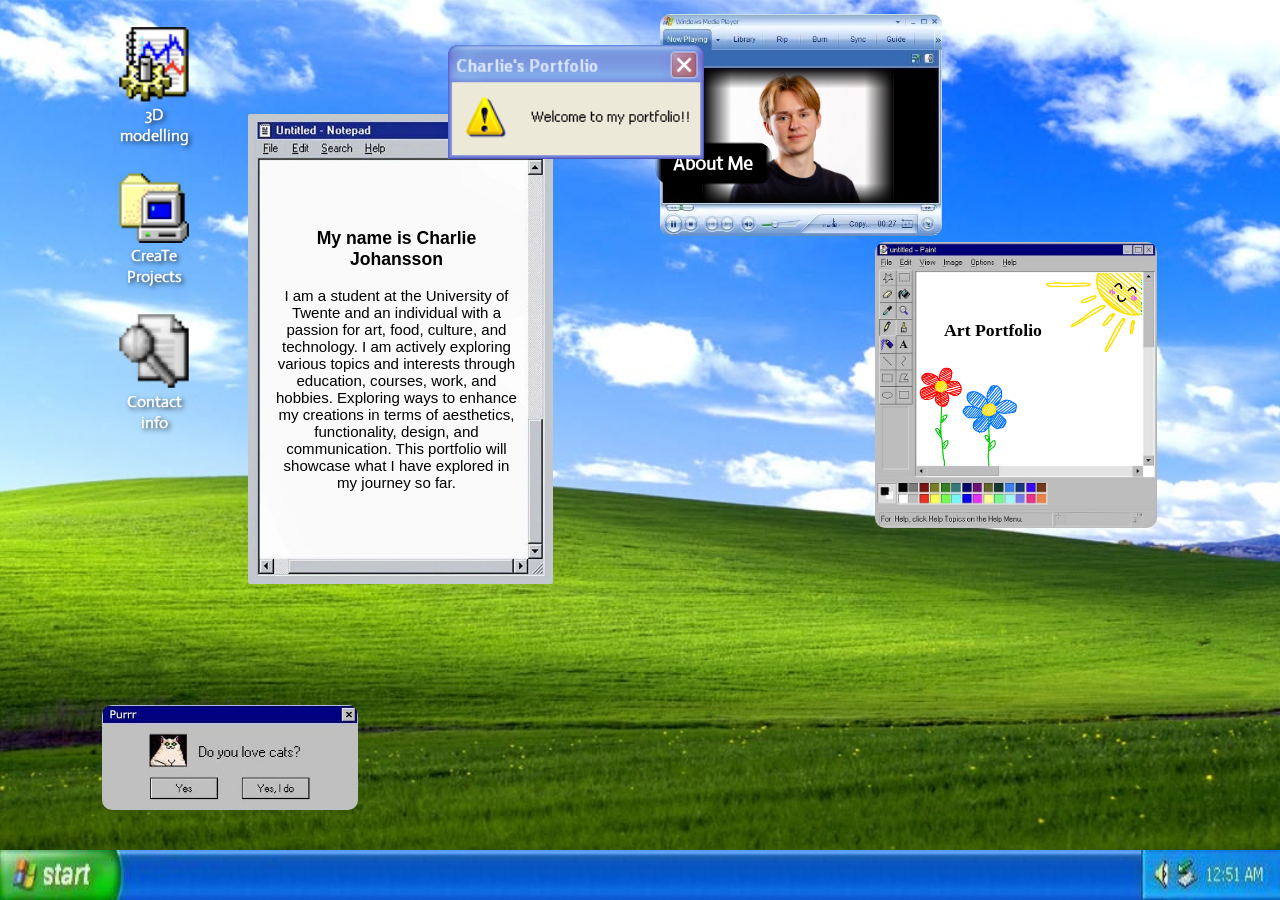
<file: index.html>
<!DOCTYPE html>

<html lang="en">
<head>
	<meta charset="utf-8" />
	<meta name="viewport" content="width=device-width, initial-scale=1.0" />
	<title>Portfolio | Charlie Johansson</title>

	<link rel="preconnect" href="https://fonts.googleapis.com">
	<link rel="preconnect" href="https://fonts.gstatic.com" crossorigin>
	<link href="https://fonts.googleapis.com/css2?family=Actor&family=Crafty+Girls&family=Schoolbell&display=swap" rel="stylesheet">

	<link rel="stylesheet" href="style.css" />
</head>
<body>
	<main class="content-box">

		<!-- the four groups on one line -->
		<div class="top-row">

			<!-- Header / Navbar-->
<header>
    <nav class="navbar">
        <ul class="nav-menu">
            <li class="nav-item">
                <a href="3DModelling.html" class="nav-link">
                    <img src="images/3D.png" alt="nav" class="nav-image" />
                    3D modelling
                </a>
            </li>
            <li class="nav-item">
                <a href="CreateProjects.html" class="nav-link">
                    <img src="images/create.png" alt="nav" class="nav-image" />
                    CreaTe<br>Projects
                </a>
            </li>
            <li class="nav-item">
                <a href="ContactInfo.html" class="nav-link">
                    <img src="images/contact.png" alt="nav" class="nav-image" />
                    Contact info
                </a>
            </li>
        </ul>
    </nav>
</header>

			<!-- Hero section -->
			<section class="hero-section">
				<div class="hero-card">
					<img src="images/Notepad.jpg" alt="Hero" class="hero-image" />

					<div class="hero-details">
						<h3 class="subtitle">My name is Charlie Johansson</h3>
						<p class="description">
							I am a student at the University of Twente and an individual with a passion for art, food, culture, and technology. I am actively exploring various topics and interests through education, courses, work, and hobbies. Exploring ways to enhance my creations in terms of aesthetics, functionality, design, and communication. This portfolio will showcase what I have explored in my journey so far.
						</p>
					</div>
				</div>
			</section>

<!-- Independent Welcome Image -->
    <div class="welcome-container">
        <img src="images/welcome.png" alt="welcome" class="welcome-image" />
    </div>

    <!-- Independent Cat Image -->
    <div class="cat-container">
        <img src="images/cats.jpg" alt="Cat" class="cat-image" />
    </div>

			<!-- About Me -->
			<section class="photo-section">
				<div class="photo-card">
					<img src="images/VideoPlayer.jpg" alt="video" class="video-image" />

					<div class="photo-details">
						<li class="nav-item">
							<a href="AboutMe.html" class="nav-link">About Me</a>
						</li>
						<img src="images/Me.jpg" alt="video" class="me-image" />
					</div>
				</div>
			</section>

			<!-- Art Portfolio (now to the right of About Me) -->
			<section class="portfolio-section">
				<div class="portfolio-card">
					<img src="images/PaintBox.jpeg" alt="Art Portfolio" class="portfolio-image" />
					<a href="ArtPortfolio.html" class="portfolio-link">Art Portfolio</a>
					<img src="images/Flower.png" alt="Art Portfolio" class="flower-image" />
				</div>
			</section>

		</div>

		<section class="taskbar-section">
				<div class="taskbar-card">
					<img src="images/taskbar.jpg" alt="taskbar" class="taskbar-image" />
				</div>
		</section>
	</main>

	<script src="script.js"></script>
</body>
</html>
</file>
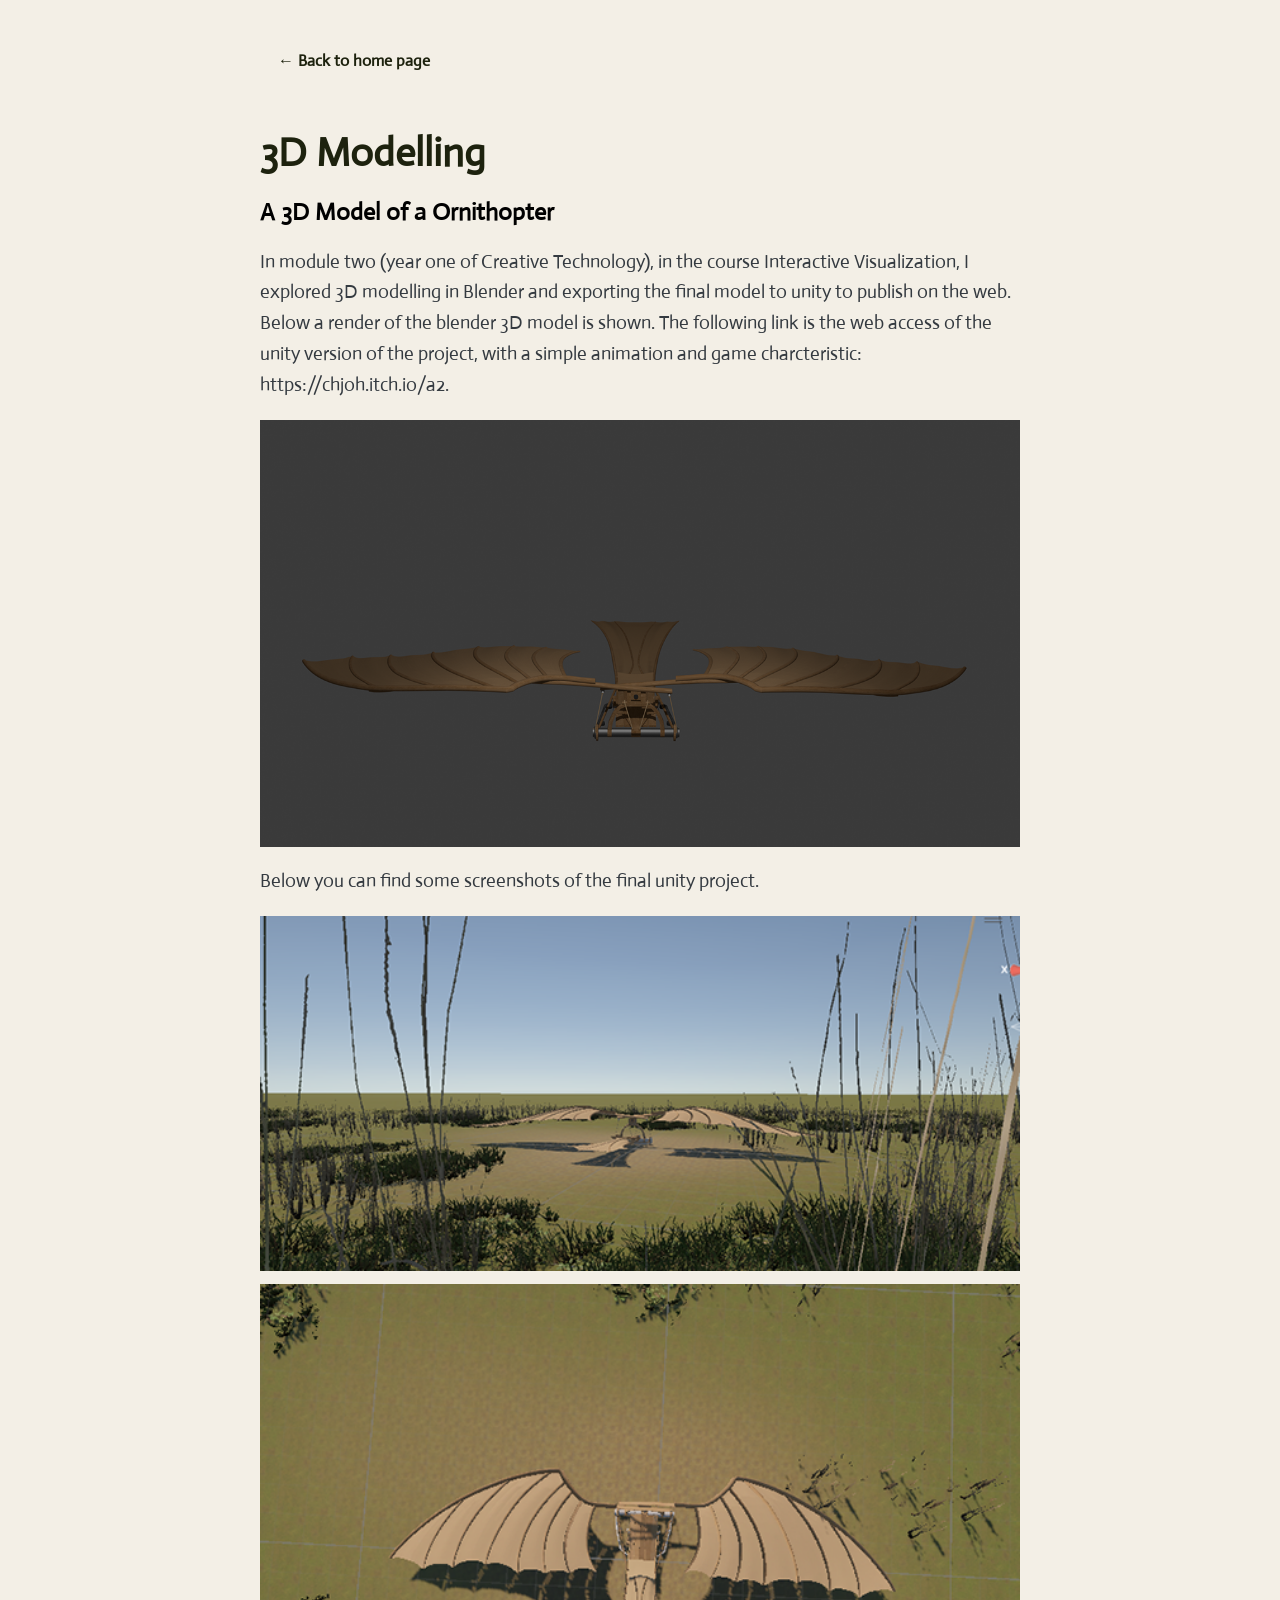
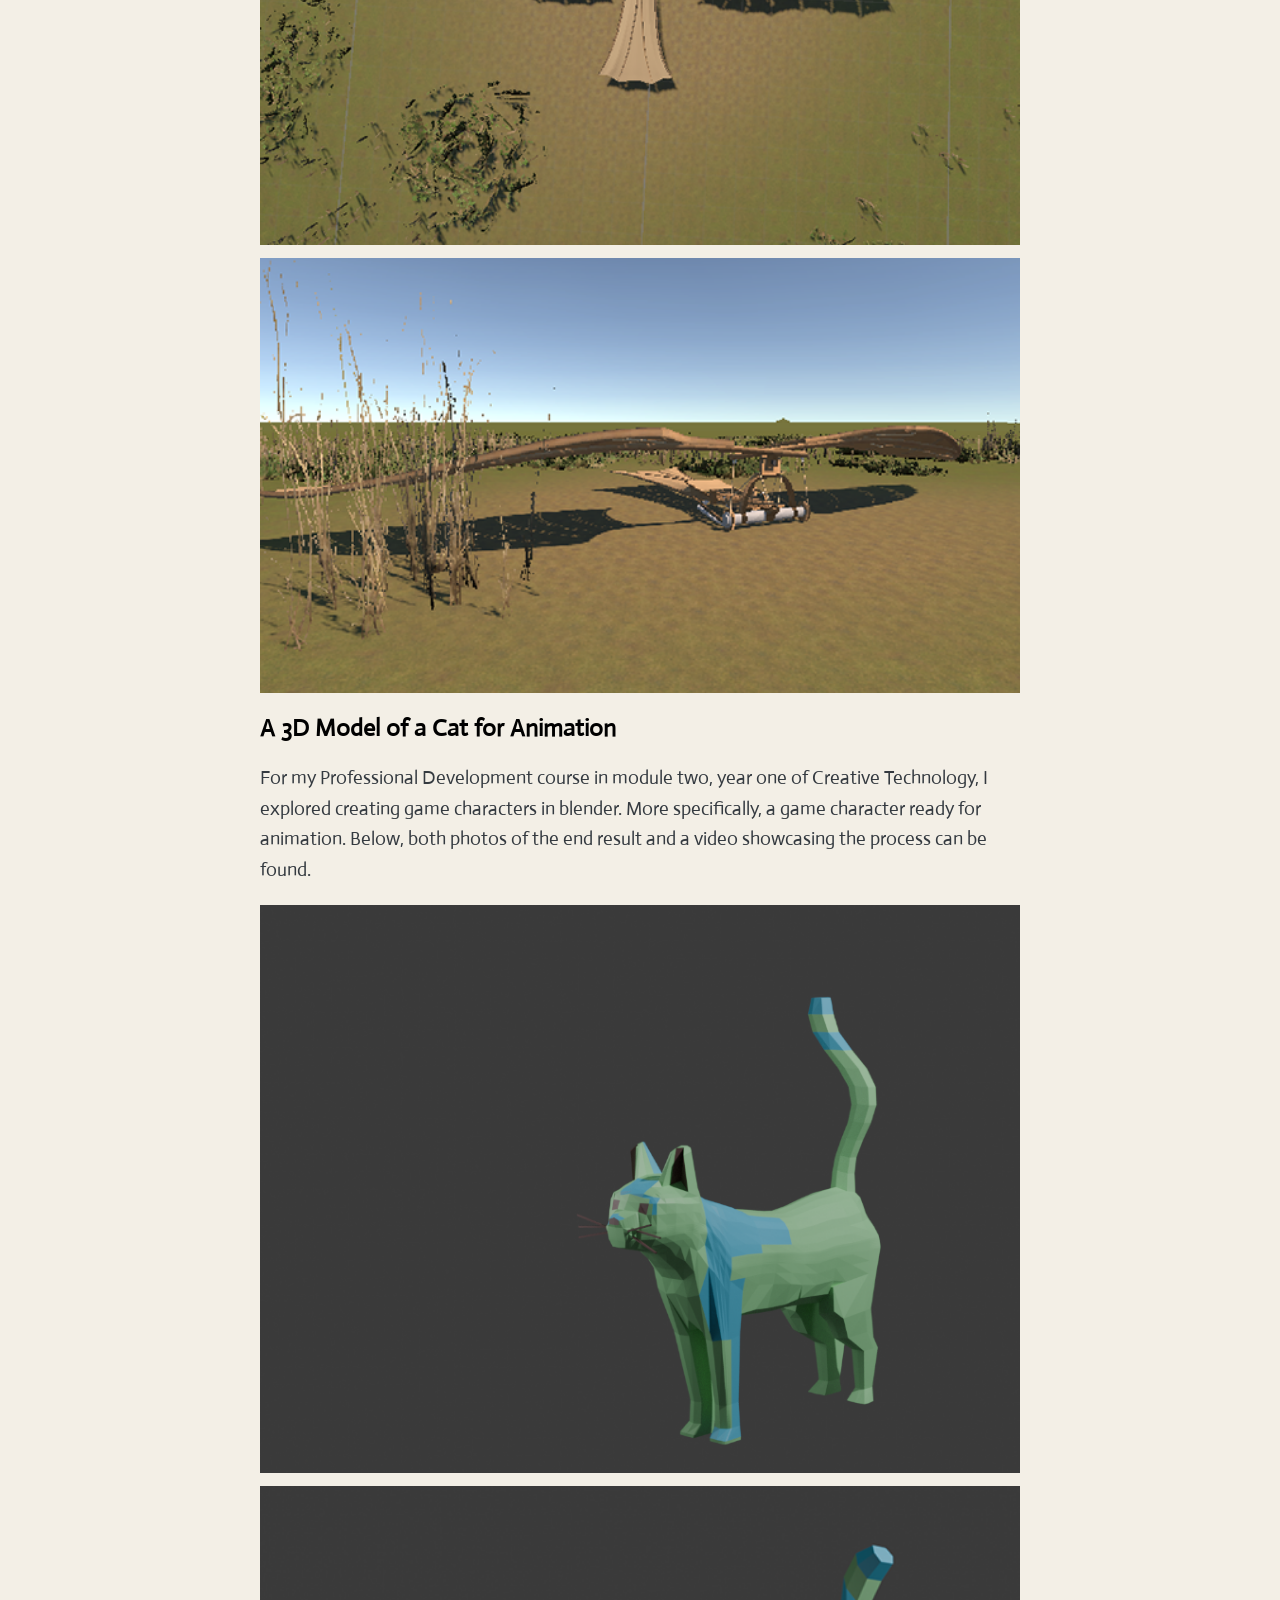
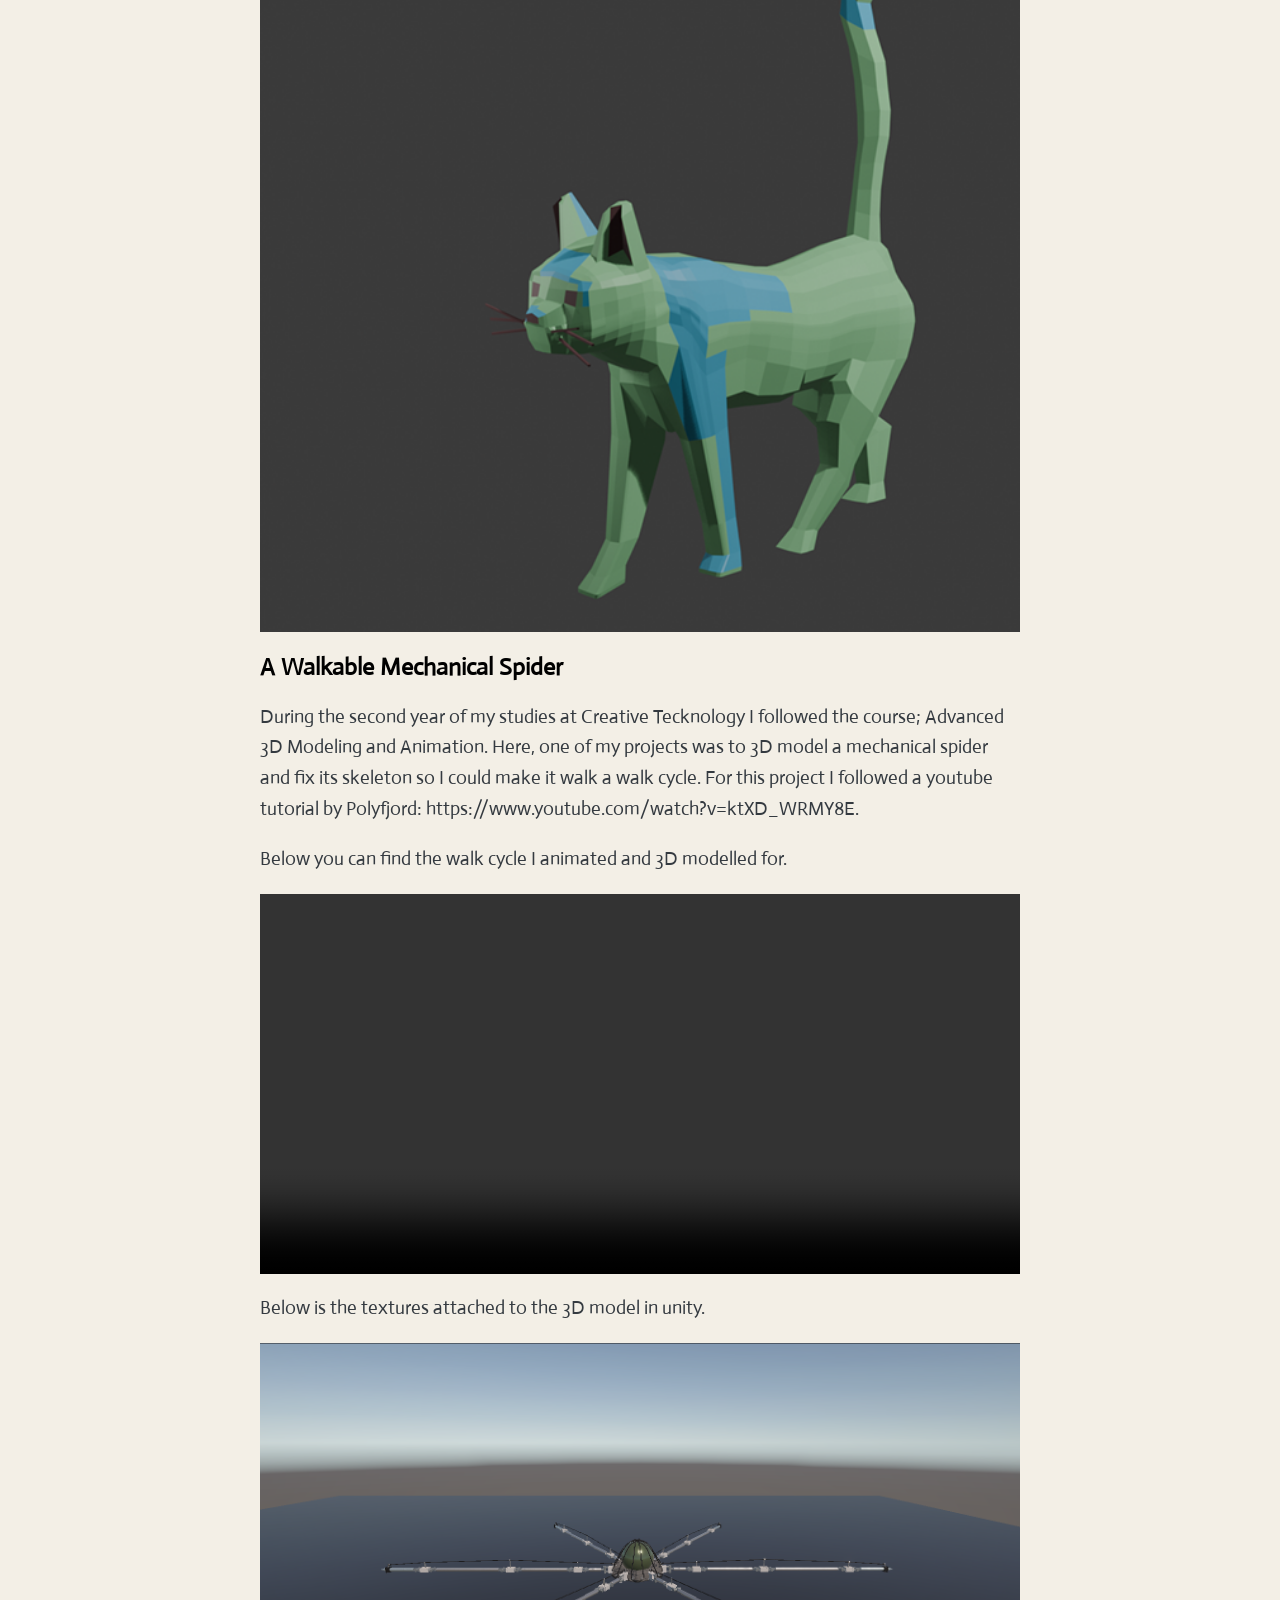
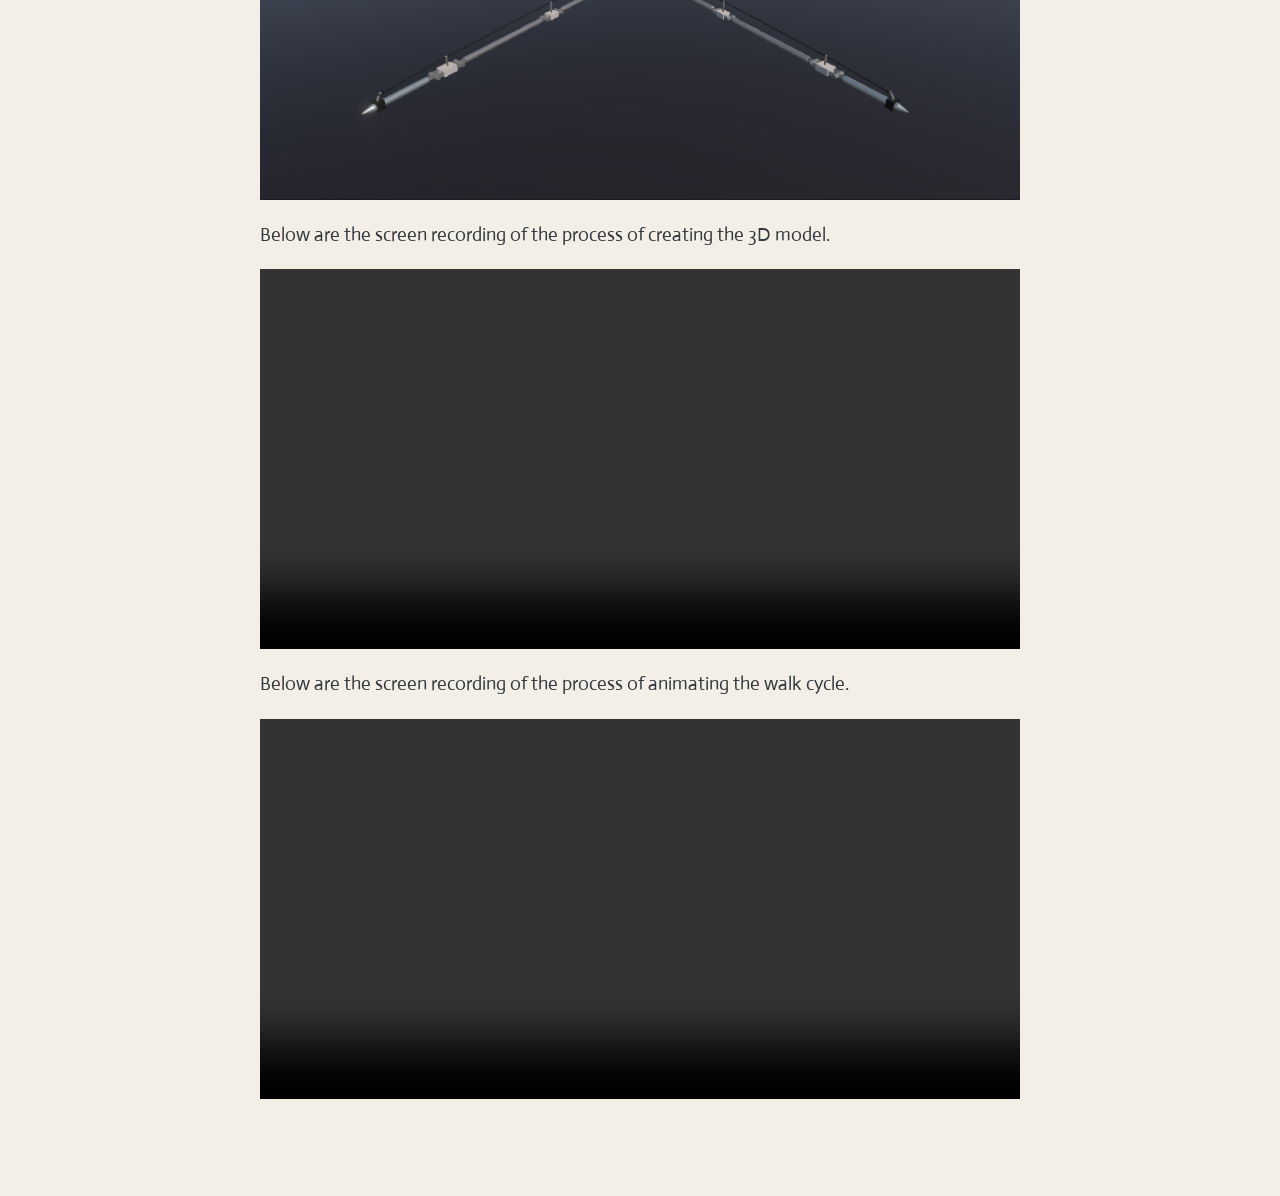
<file: 3DModelling.html>
<!DOCTYPE html>

<html lang="en">
<head>
	<meta charset="utf-8" />
	<meta name="viewport" content="width=device-width, initial-scale=1.0" />
	<title>About Me | Charlie Johansson</title>

	<link rel="preconnect" href="https://fonts.googleapis.com">
	<link rel="preconnect" href="https://fonts.gstatic.com" crossorigin>
	<link href="https://fonts.googleapis.com/css2?family=Actor&family=Crafty+Girls&family=Schoolbell&display=swap" rel="stylesheet">

	<link rel="stylesheet" href="style.css" />
</head>
<body class="about-page">
	<main class="about-box">
		<a href="index.html" class="back-link">&larr; Back to home page</a>

		<h1 class="about-title">3D Modelling</h1>
		<h2 class="about-subtitle">A 3D Model of a Ornithopter</h2>
		<p class="about-text">
			In module two (year one of Creative Technology), in the course Interactive Visualization, I explored 3D modelling in Blender and exporting the final model to unity to publish on the web. Below a render of the blender 3D model is shown. The following link is the web access of the unity version of the project, with a simple animation and game charcteristic: https://chjoh.itch.io/a2.
		</p>
		<img src="images/Mod1.png" alt="Art" class="Art-image" />
		<p class="about-text">
			Below you can find some screenshots of the final unity project.
		</p>
		<img src="images/mod2.png" alt="Art" class="Art-image" />
		<img src="images/mod3.png" alt="Art" class="Art-image" />
		<img src="images/mod4.png" alt="Art" class="Art-image" />
        <!-- <p class="about-text">
            Below is the screen recording of the 3D modelling process.
		</p>
        <video controls class="VideoS-image">
			<source src="images/mod11.mp4" type="video/mp4">
			Your browser does not support the video tag.
		</video> -->

		<h2 class="about-subtitle">A 3D Model of a Cat for Animation</h2>
		<p class="about-text">
			For my Professional Development course in module two, year one of Creative Technology, I explored creating game characters in blender. More specifically, a game character ready for animation. Below, both photos of the end result and a video showcasing the process can be found.
		</p>
		<img src="images/mod5.png" alt="Art" class="Art-image" />
		<img src="images/mod6.png" alt="Art" class="Art-image" />
		<!-- <p class="about-text">
			Below you can find the screen recording of the process of creating the 3D model of a cat for animation.
		</p>
		<video controls class="VideoS-image">
			<source src="images/Mod7.mp4" type="video/mp4">
			Your browser does not support the video tag.
		</video> -->

		<h2 class="about-subtitle">A Walkable Mechanical Spider</h2>
		<p class="about-text">
			During the second year of my studies at Creative Tecknology I followed the course; Advanced 3D Modeling and Animation. Here, one of my projects was to 3D model a mechanical spider and fix its skeleton so I could make it walk a walk cycle. For this project I followed a youtube tutorial by Polyfjord: https://www.youtube.com/watch?v=ktXD_WRMY8E.
		</p>
		<p class="about-text">
			Below you can find the walk cycle I animated and 3D modelled for.
		</p>
		<video controls class="VideoS-image">
			<source src="images/mod8.mp4" type="video/mp4">
			Your browser does not support the video tag.
		</video>
        <p class="about-text">
			Below is the textures attached to the 3D model in unity.
		</p>
        <img src="images/unity1.png" alt="Art" class="Art-image" />
		<p class="about-text">
			Below are the screen recording of the process of creating the 3D model.
		</p>
		<video controls class="VideoS-image">
			<source src="images/mod9.mp4" type="video/mp4">
			Your browser does not support the video tag.
		</video>
		<p class="about-text">
			Below are the screen recording of the process of animating the walk cycle.
		</p>
		<video controls class="VideoS-image">
			<source src="images/mod10.mp4" type="video/mp4">
			Your browser does not support the video tag.
		</video>
	</main>

	<script src="script.js"></script>
</body>
</html>
</file>
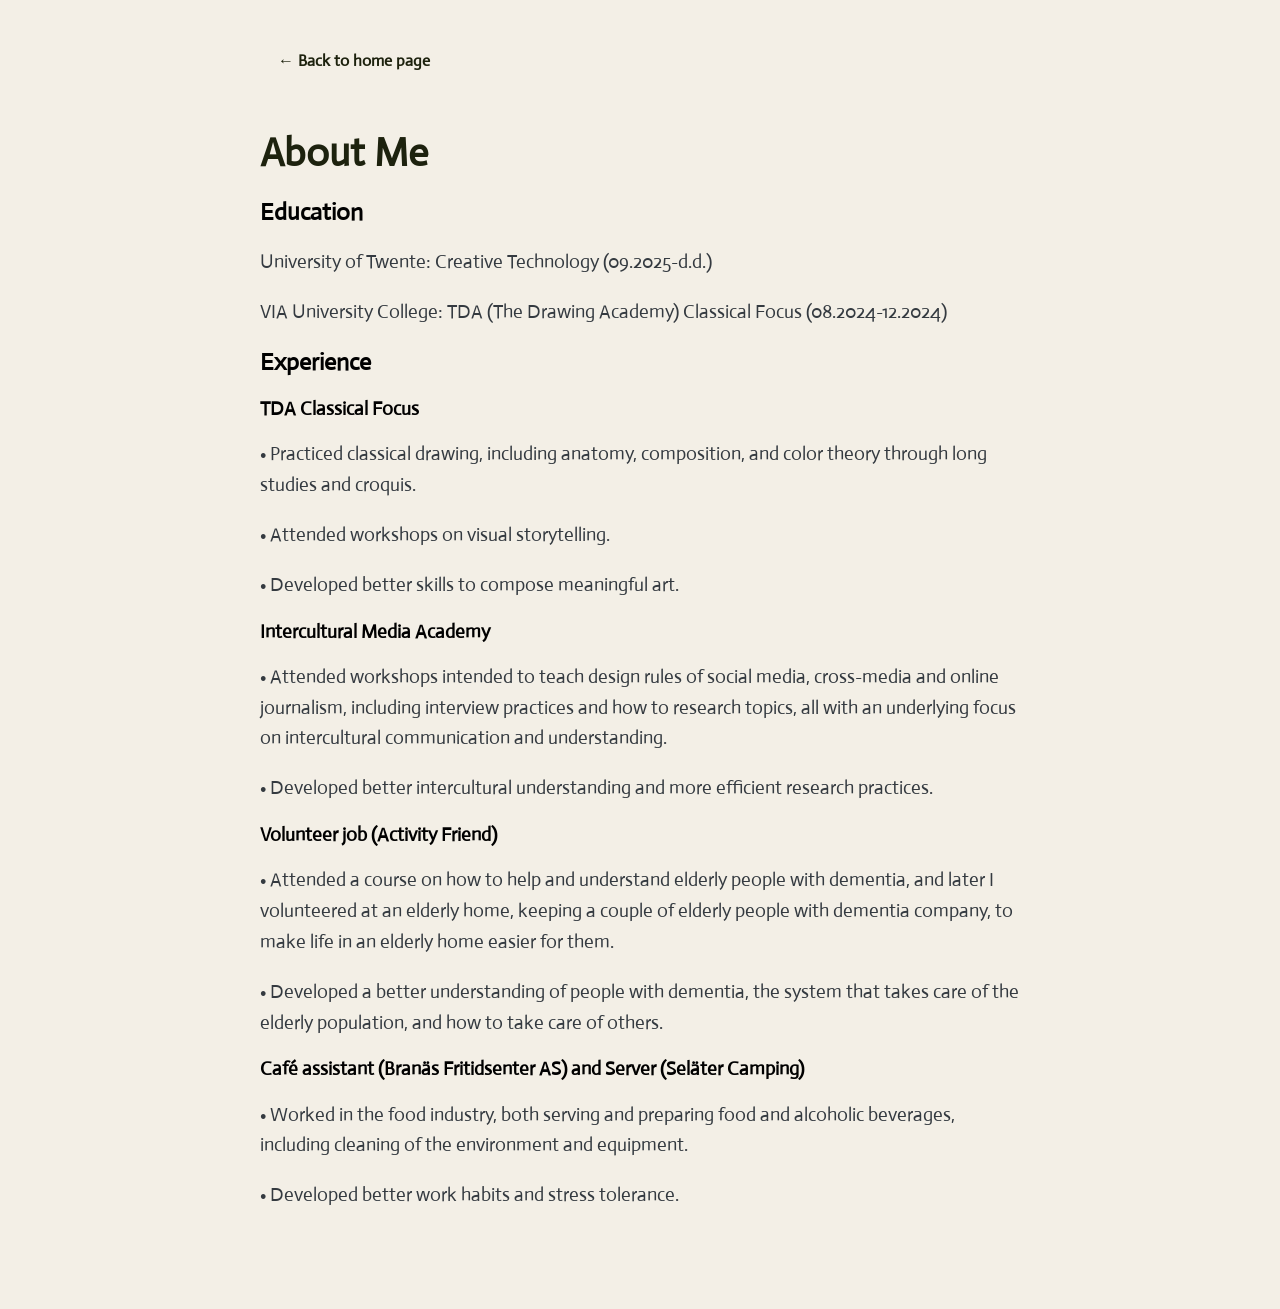
<file: AboutMe.html>
<!DOCTYPE html>

<html lang="en">
<head>
	<meta charset="utf-8" />
	<meta name="viewport" content="width=device-width, initial-scale=1.0" />
	<title>About Me | Charlie Johansson</title>

	<link rel="preconnect" href="https://fonts.googleapis.com">
	<link rel="preconnect" href="https://fonts.gstatic.com" crossorigin>
	<link href="https://fonts.googleapis.com/css2?family=Actor&family=Crafty+Girls&family=Schoolbell&display=swap" rel="stylesheet">

	<link rel="stylesheet" href="style.css" />
</head>
<body class="about-page">
	<main class="about-box">
		<a href="index.html" class="back-link">&larr; Back to home page</a>

		<h1 class="about-title">About Me</h1>
        <h2 class="about-subtitle">Education</h2>
		<p class="about-text">
			University of Twente: Creative Technology (09.2025-d.d.)
		</p>
<p class="about-text">
			 VIA University College: TDA (The Drawing Academy) Classical Focus (08.2024-12.2024)
		</p>

        <h2 class="about-subtitle">Experience</h2>
        <h3 class="about-subtitle">TDA Classical Focus</h3>
		<p class="about-text">
			• Practiced classical drawing, including anatomy, composition, and color theory through long studies and croquis.
		</p>
<p class="about-text">
			• Attended workshops on visual storytelling.
        <p class="about-text">
			• Developed better skills to compose meaningful art.
		</p> 

         <h3 class="about-subtitle">Intercultural Media Academy</h3>
		<p class="about-text">
			• Attended workshops intended to teach design rules of social media, cross-media and online journalism, including interview practices and how to research topics, all with an underlying focus on intercultural communication and understanding.
		</p>
<p class="about-text">
			• Developed better intercultural understanding and more efficient research practices.
		</p> 

         <h3 class="about-subtitle">Volunteer job (Activity Friend)</h3>
		<p class="about-text">
			• Attended a course on how to help and understand elderly people with dementia, and later I volunteered at an elderly home, keeping a couple of elderly people with dementia company, to make life in an elderly home easier for them.
		</p>
<p class="about-text">
			• Developed a better understanding of people with dementia, the system that takes care of the elderly population, and how to take care of others.
		</p> 

           <h3 class="about-subtitle">Café assistant (Branäs Fritidsenter AS) and Server (Seläter Camping)</h3>
		<p class="about-text">
			• Worked in the food industry, both serving and preparing food and alcoholic beverages, including cleaning of the environment and equipment.
		</p>
<p class="about-text">
			• Developed better work habits and stress tolerance.
		</p> 
       

	</main>

	<script src="script.js"></script>
</body>
</html>
</file>
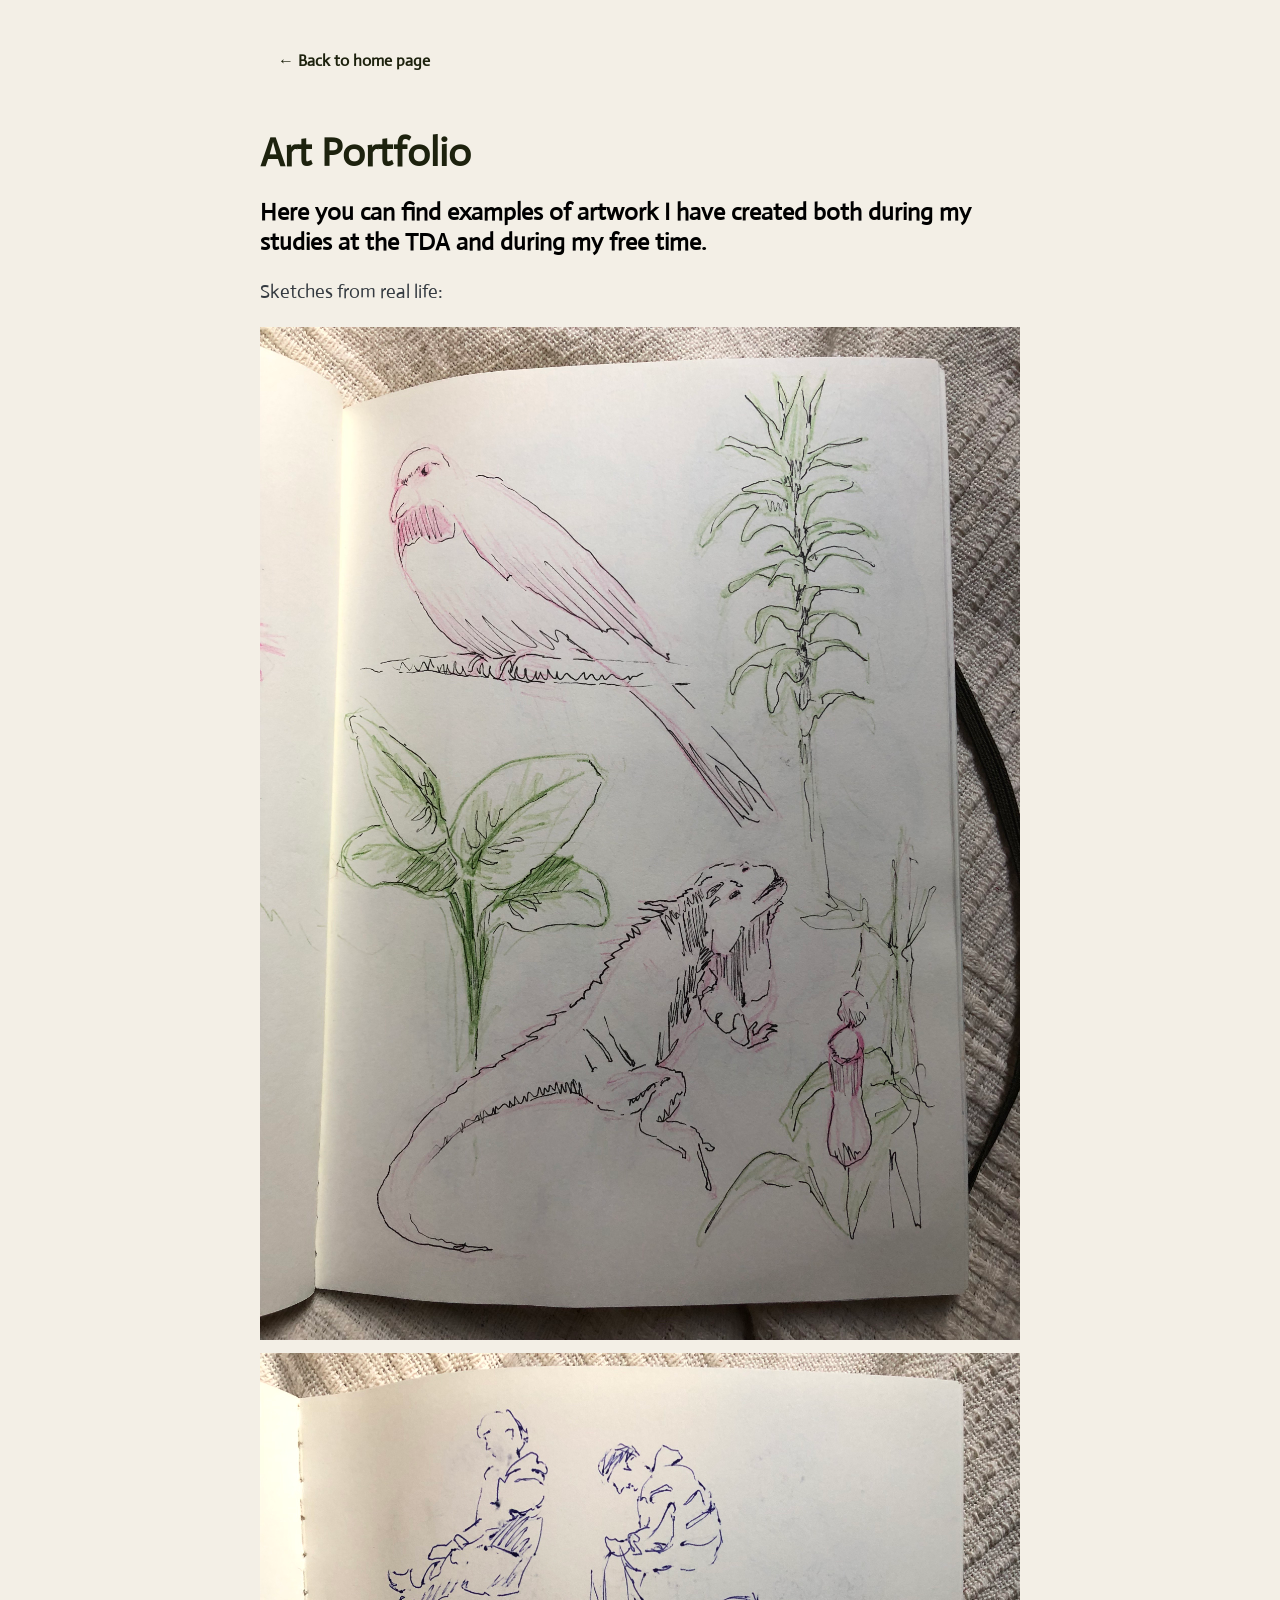
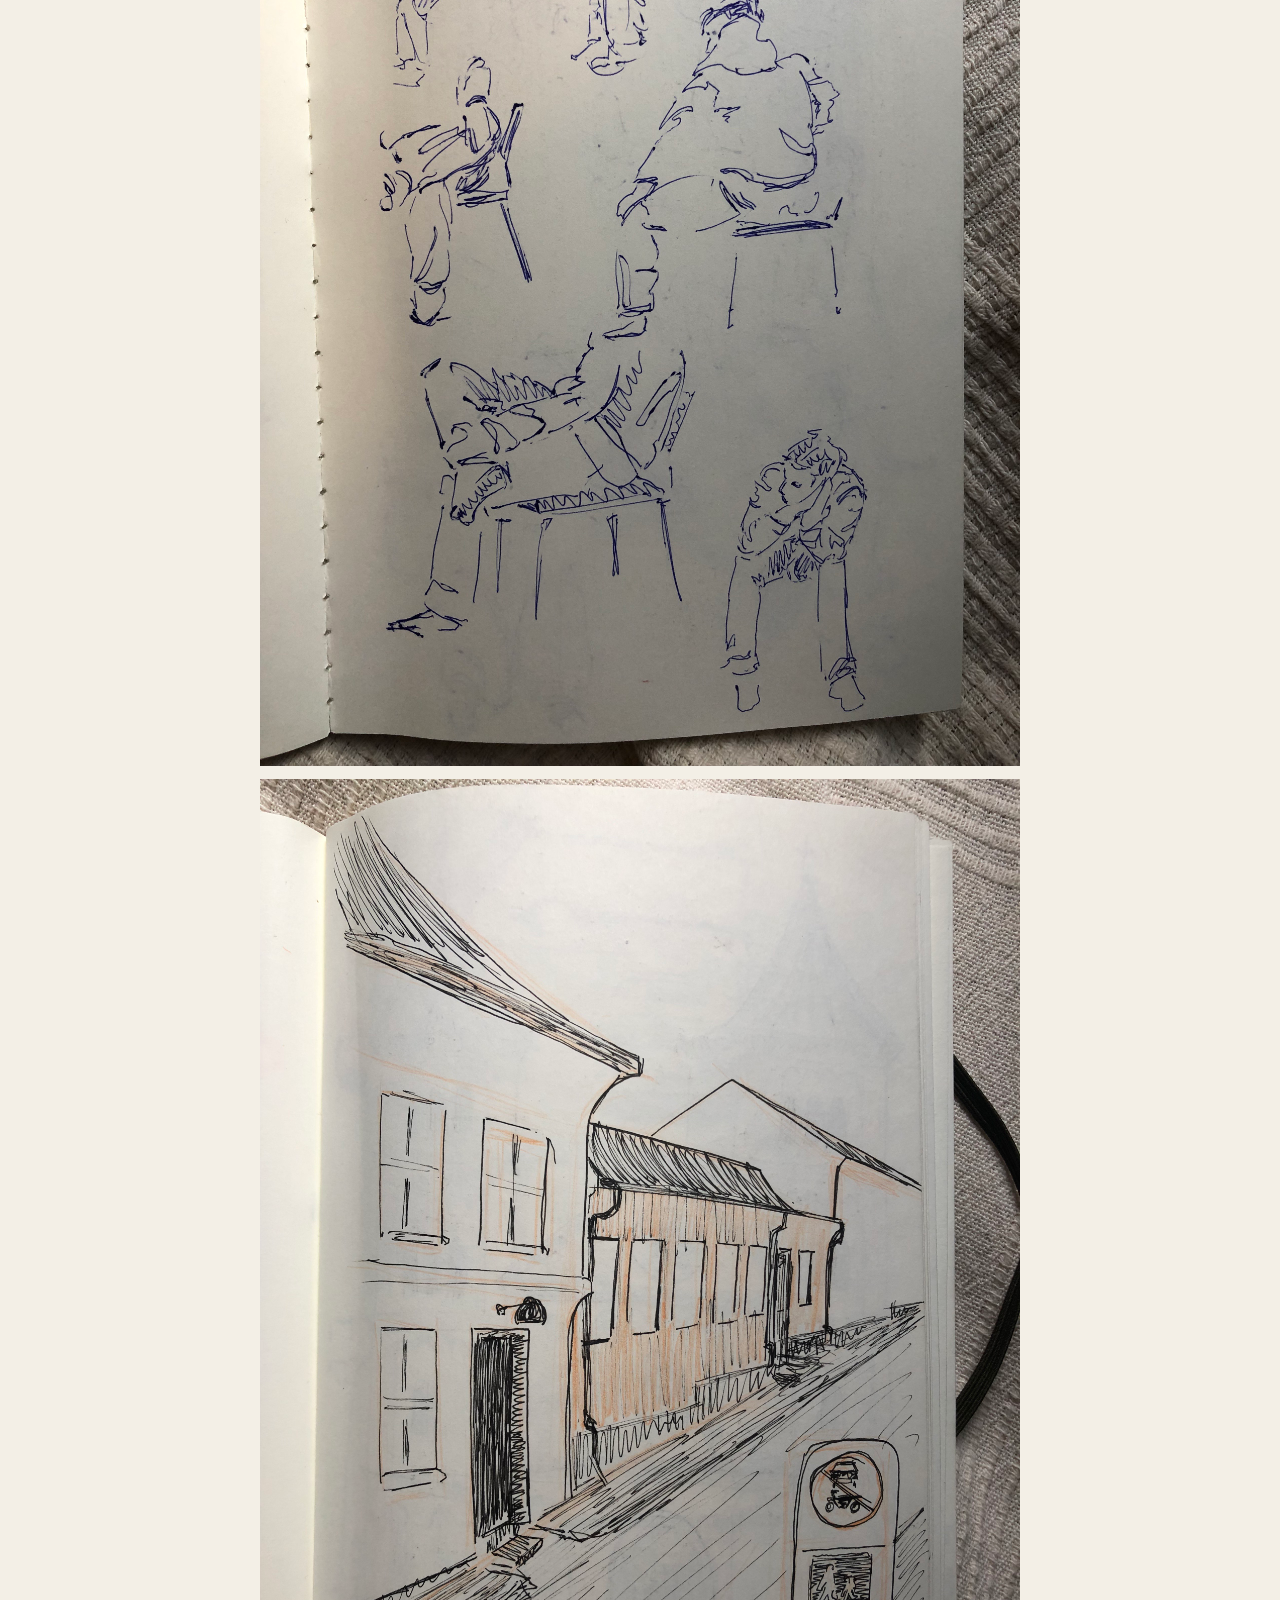
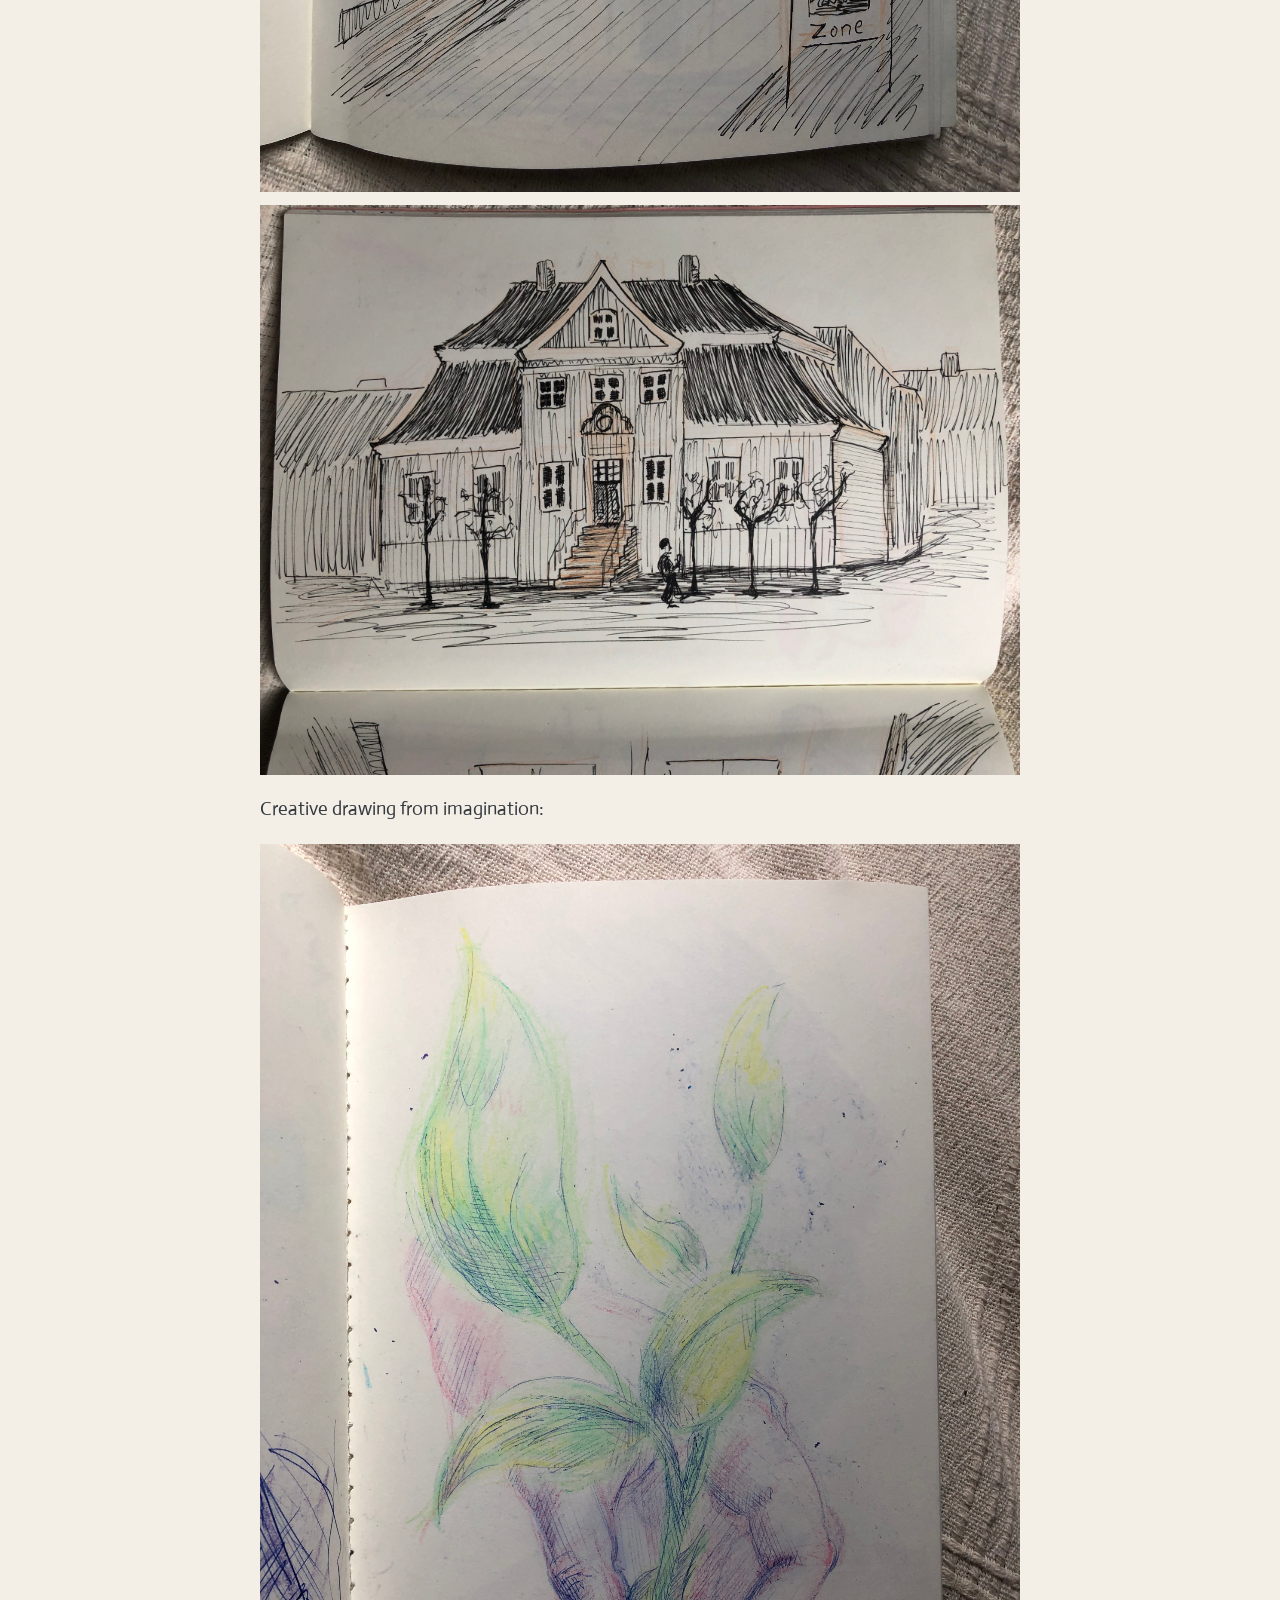
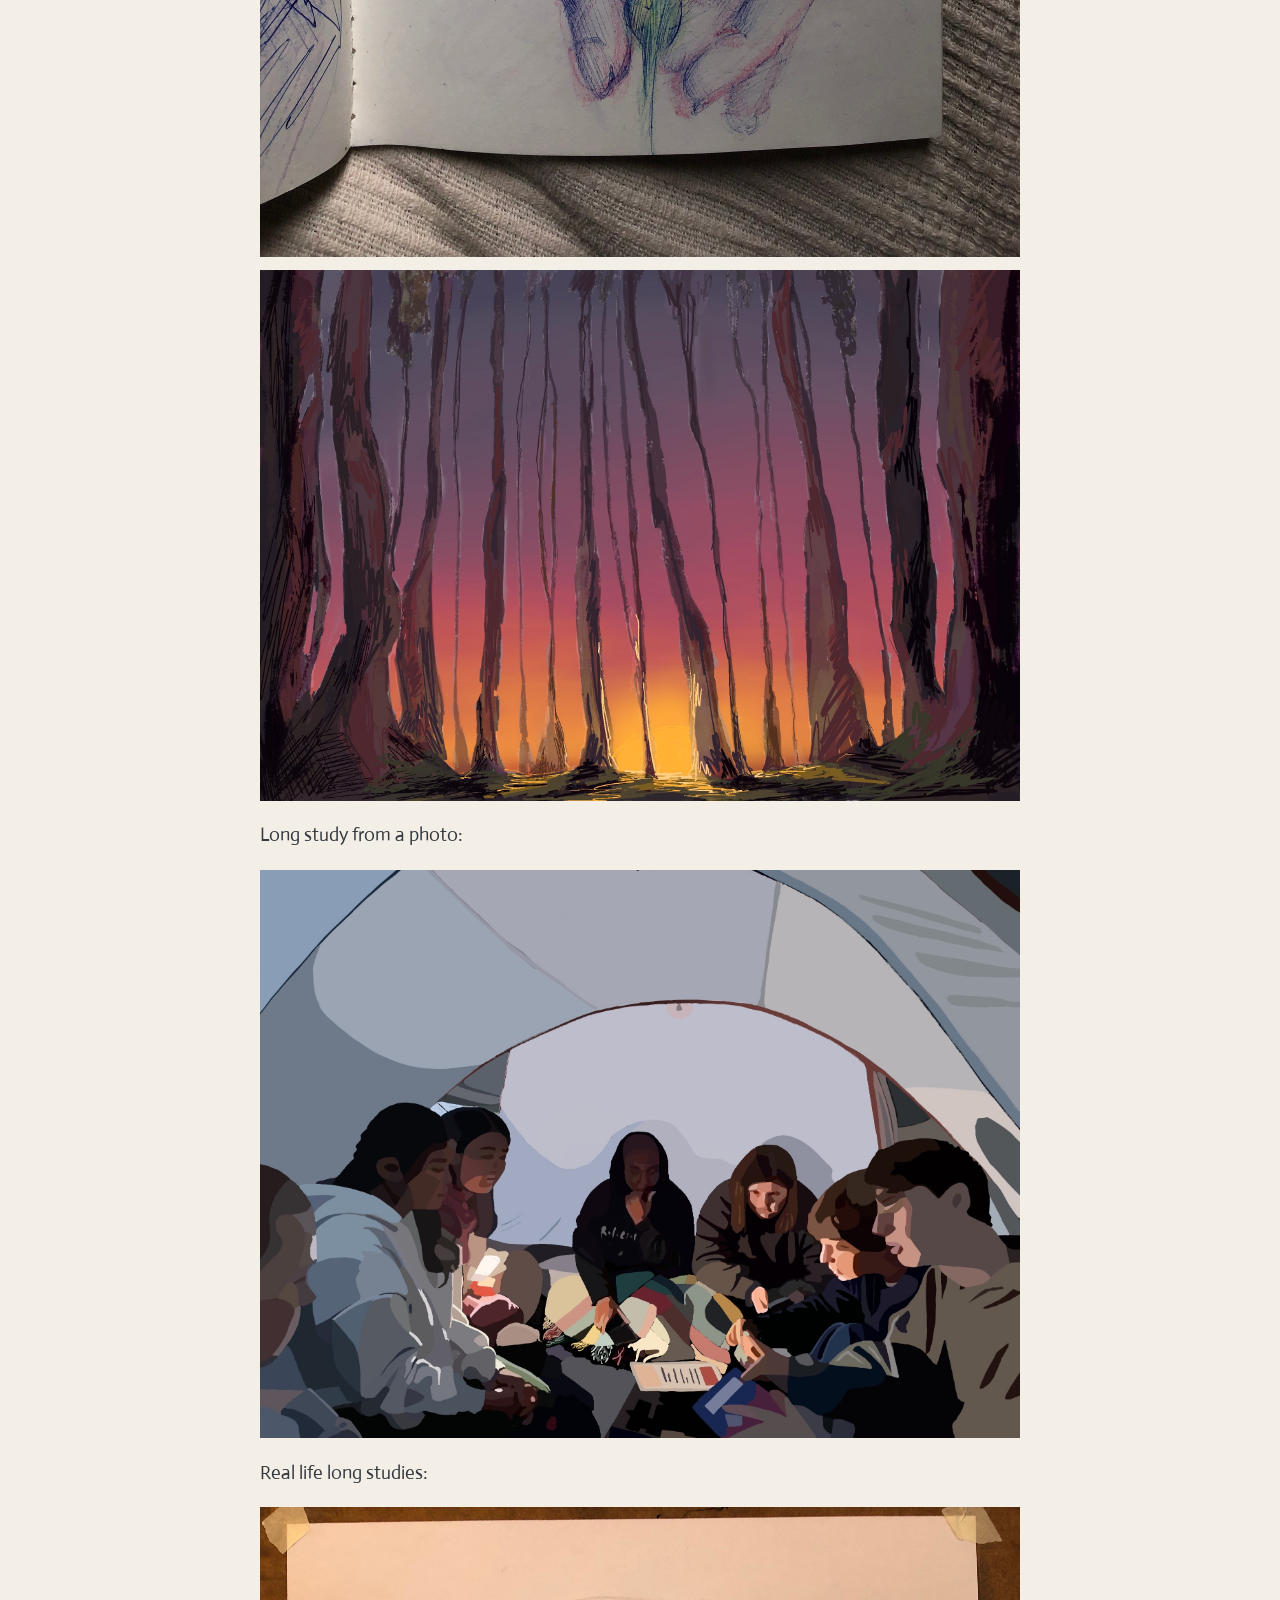
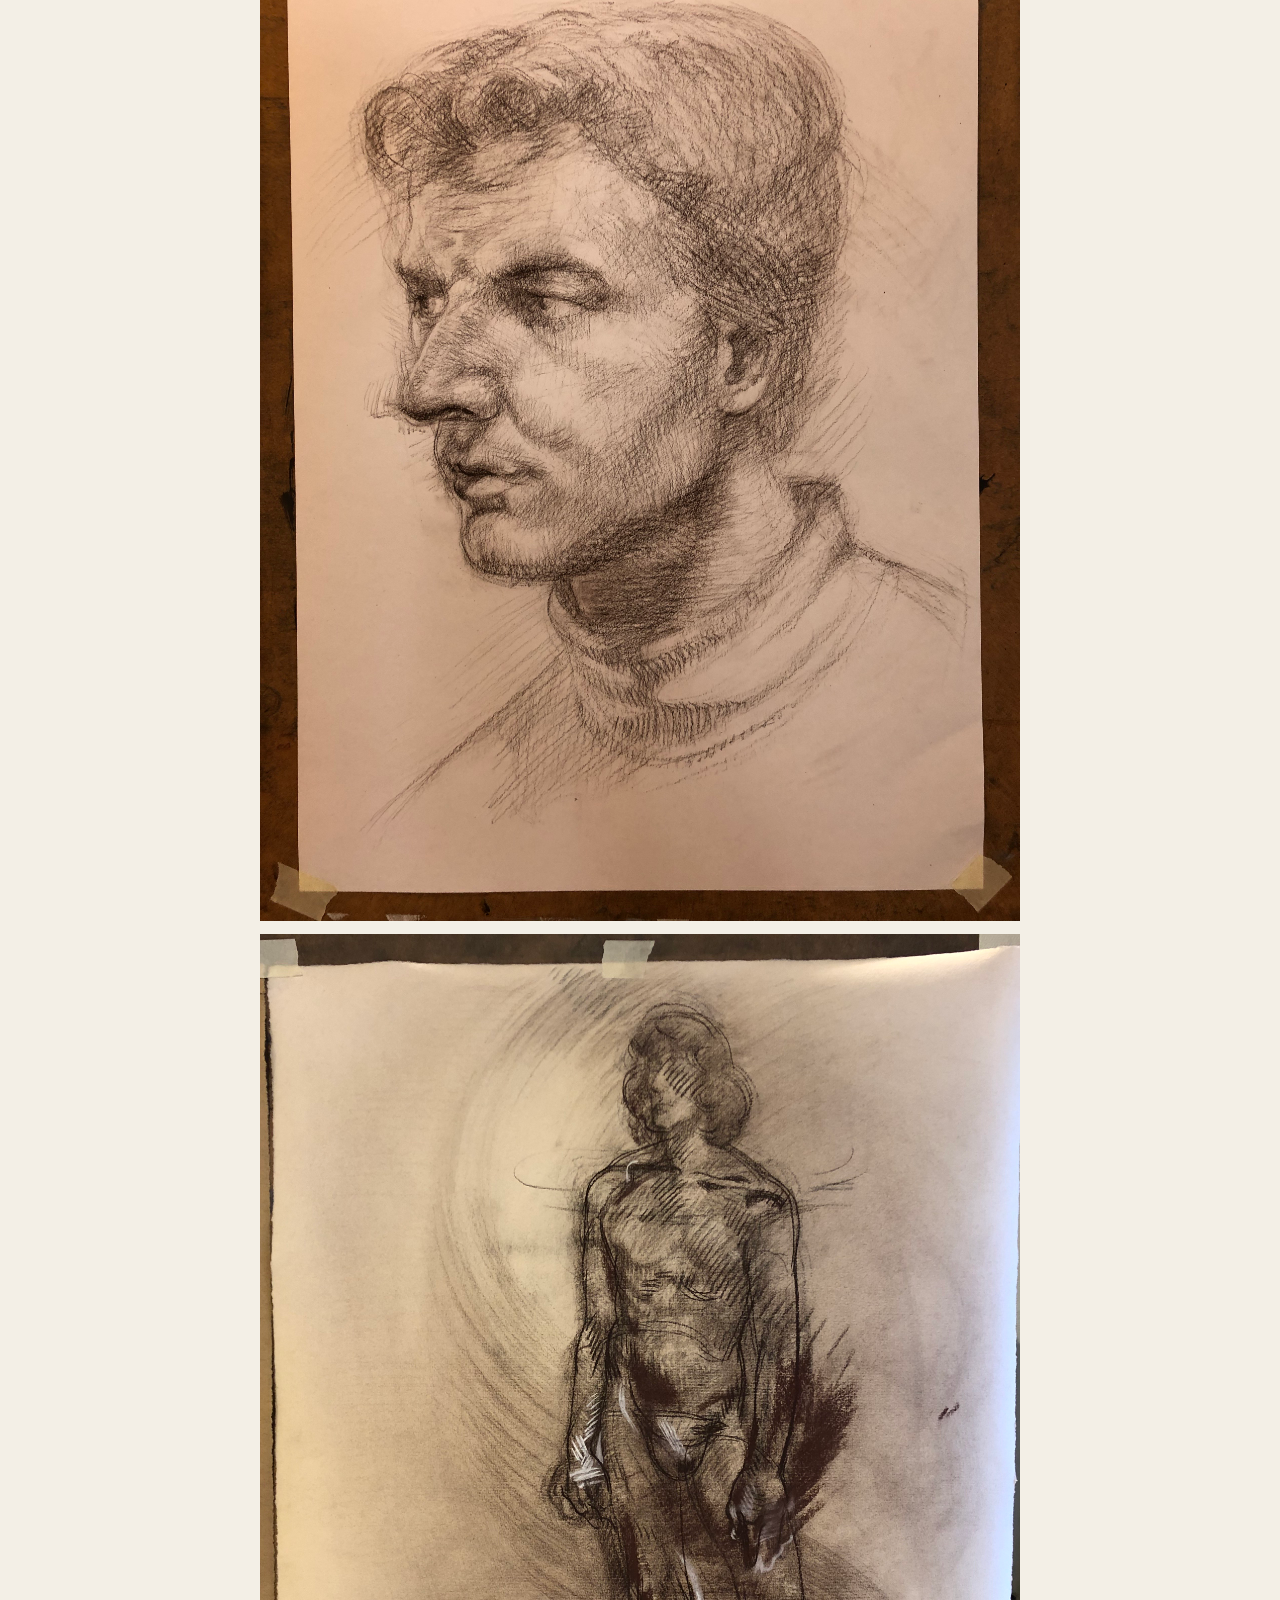
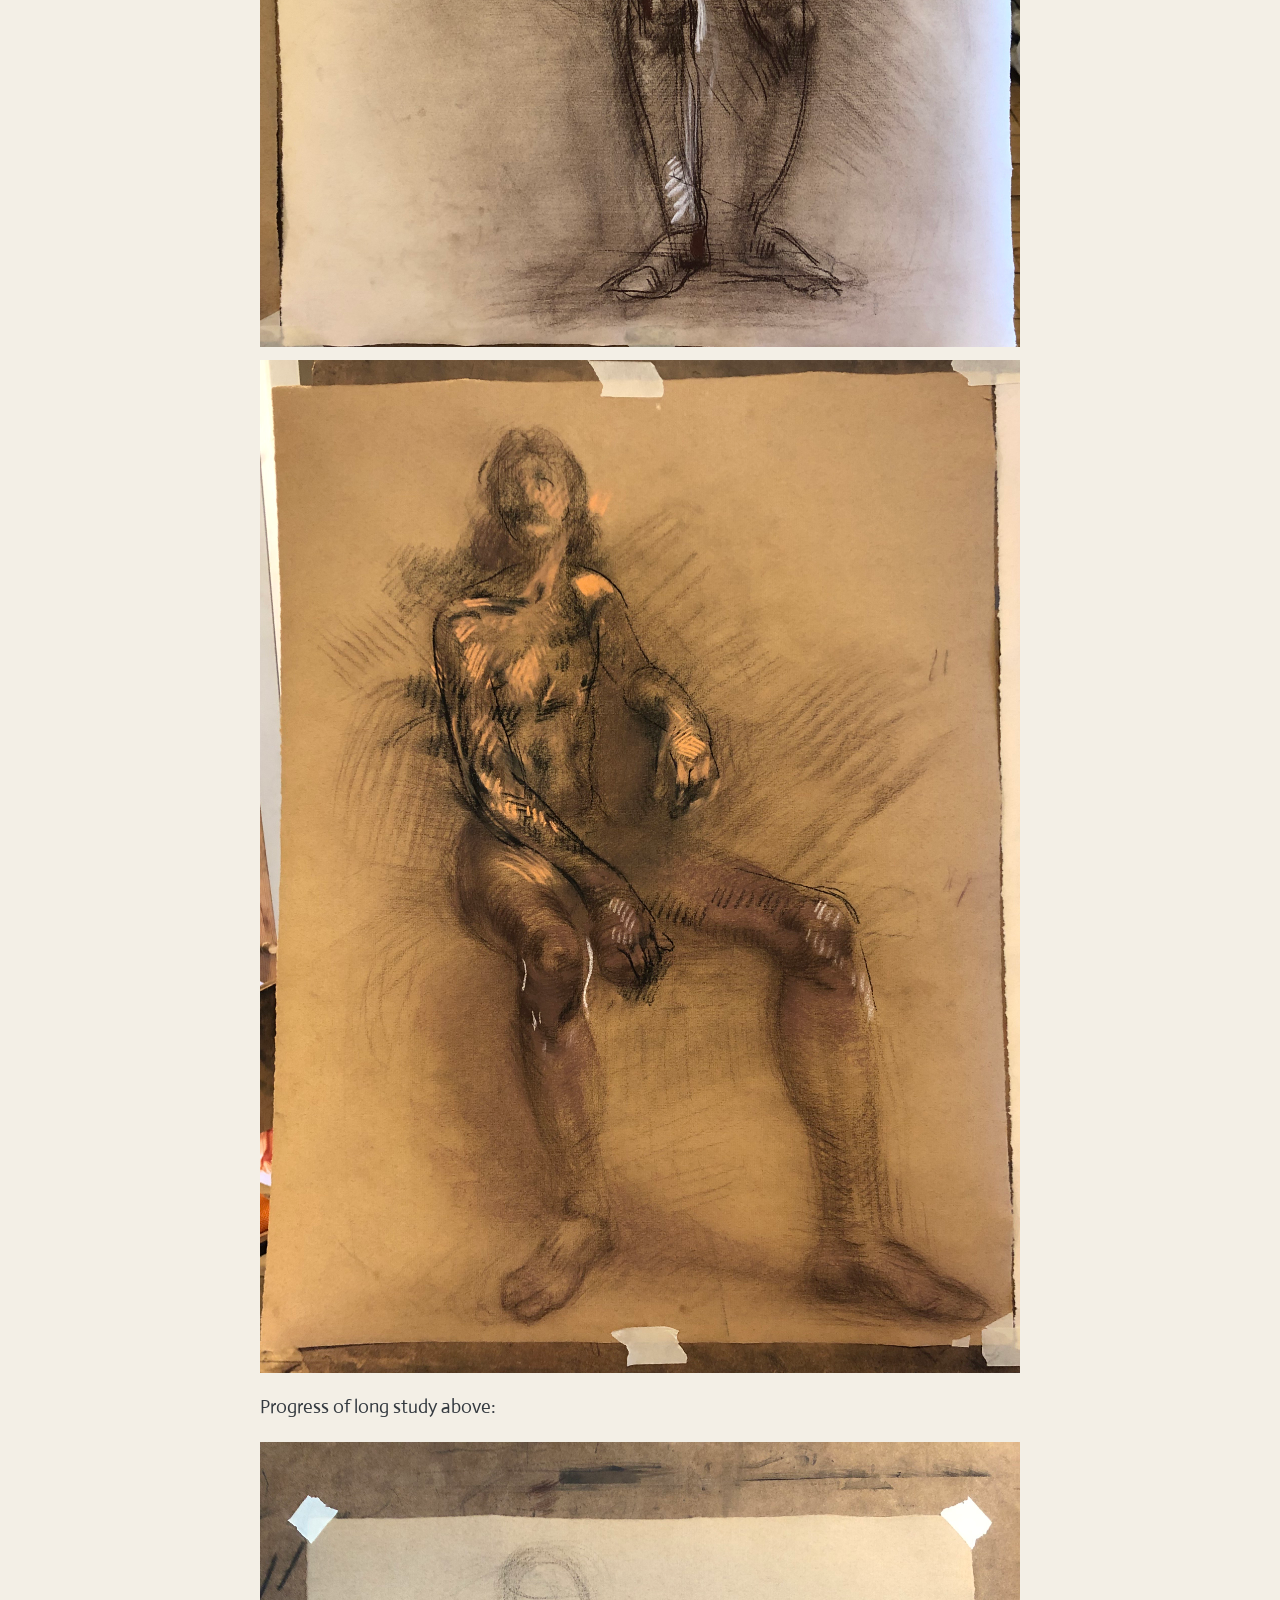
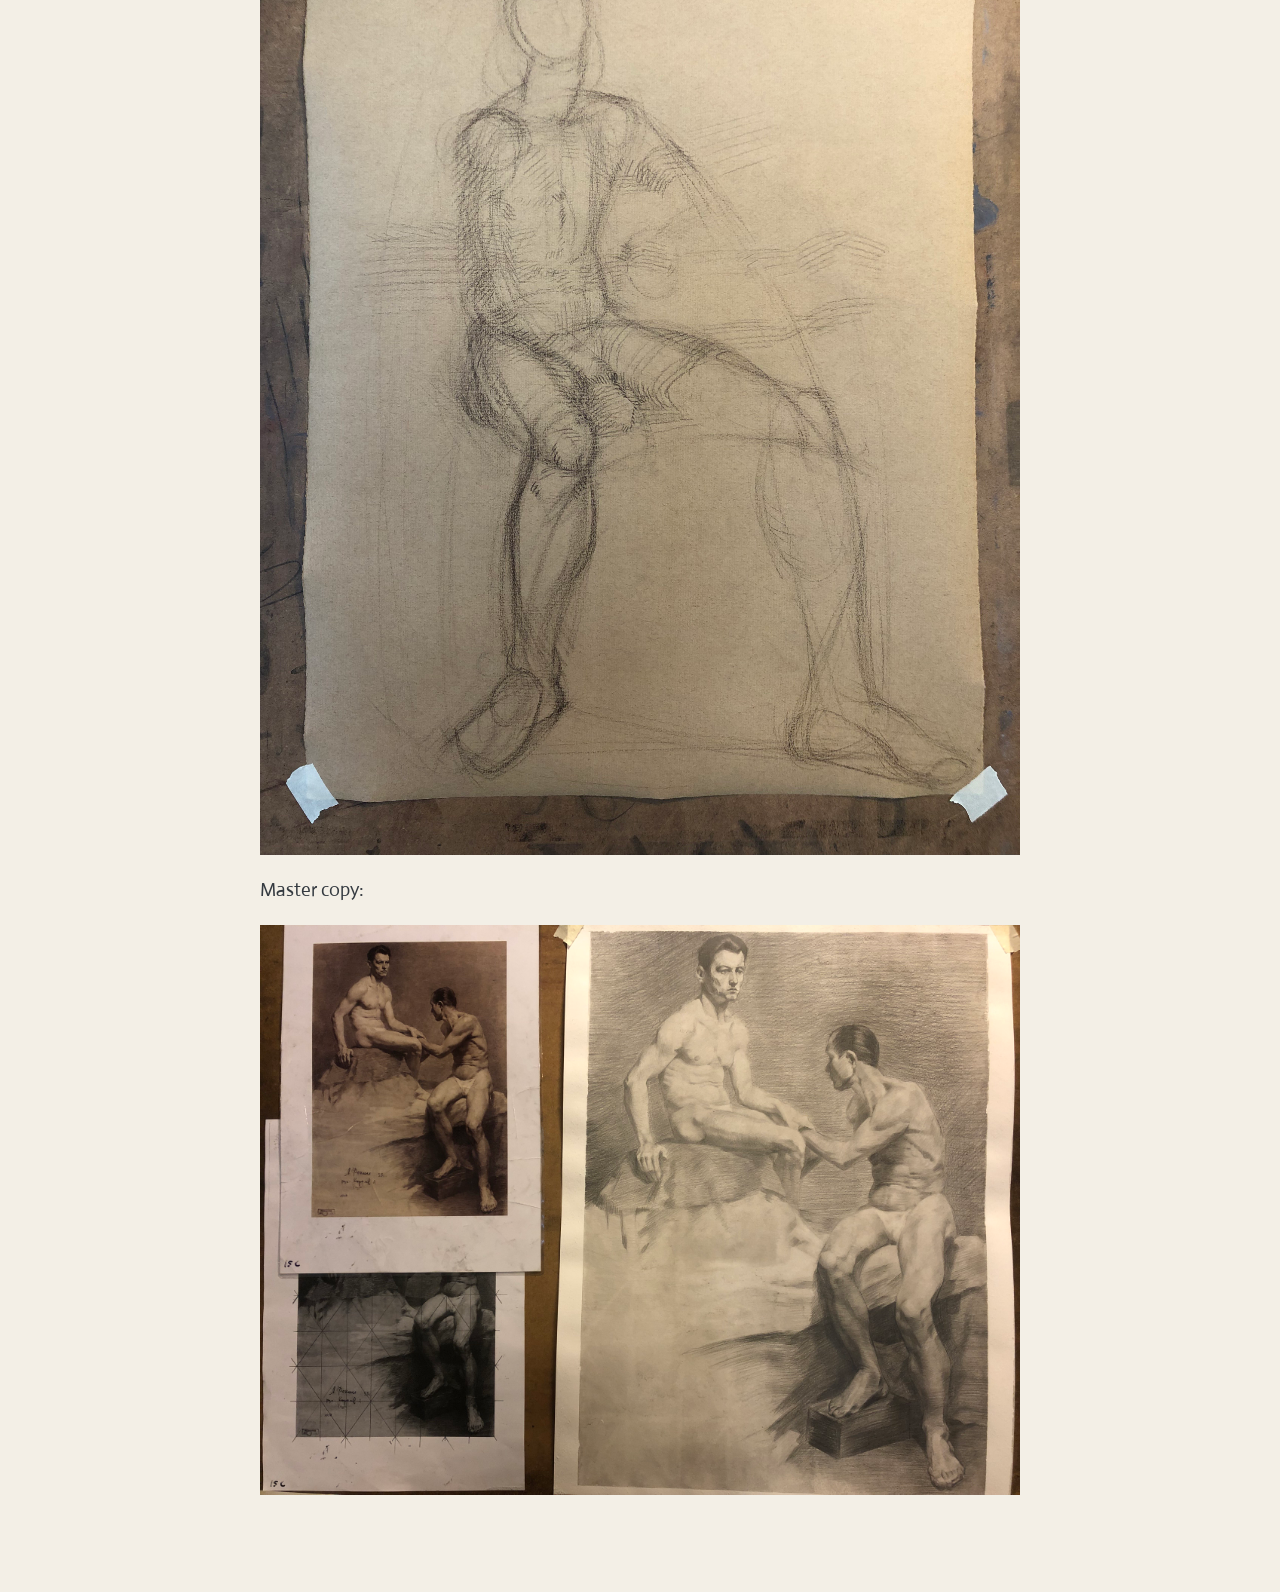
<file: ArtPortfolio.html>
<!DOCTYPE html>

<html lang="en">
<head>
	<meta charset="utf-8" />
	<meta name="viewport" content="width=device-width, initial-scale=1.0" />
	<title>About Me | Charlie Johansson</title>

	<link rel="preconnect" href="https://fonts.googleapis.com">
	<link rel="preconnect" href="https://fonts.gstatic.com" crossorigin>
	<link href="https://fonts.googleapis.com/css2?family=Actor&family=Crafty+Girls&family=Schoolbell&display=swap" rel="stylesheet">

	<link rel="stylesheet" href="style.css" />
</head>
<body class="about-page">
	<main class="about-box">
		<a href="index.html" class="back-link">&larr; Back to home page</a>

		<h1 class="about-title">Art Portfolio</h1>
        <h2 class="about-subtitle">Here you can find examples of artwork I have created 
both during my studies at the TDA and during my free time.</h2>
		<p class="about-text">
			Sketches from real life: 
		</p>
        <img src="images/Art1.jpeg" alt="Art" class="Art-image" />
 <img src="images/Art2.jpeg" alt="Art" class="Art-image" />
  <img src="images/Art3.jpeg" alt="Art" class="Art-image" />
   <img src="images/Art4.jpeg" alt="Art" class="Art-image" />

   	<p class="about-text">
			Creative drawing from imagination: 
		</p>
        <img src="images/Art5.jpeg" alt="Art" class="Art-image" />
        <img src="images/Art6.jpeg" alt="Art" class="Art-image" />

 	<p class="about-text">
			Long study from a photo:
		</p>
        <img src="images/Art7.jpeg" alt="Art" class="Art-image" />

        	<p class="about-text">
			Real life long studies:
		</p>
        <img src="images/Art11.jpeg" alt="Art" class="Art-image" />  
        <img src="images/Art8.jpeg" alt="Art" class="Art-image" />
        <img src="images/Art9.jpeg" alt="Art" class="Art-image" />

        	<p class="about-text">
			  Progress of long study above:
		</p>
        <img src="images/Art10.jpeg" alt="Art" class="Art-image" />   
        
        <p class="about-text">
			  Master copy:
		</p>
         <img src="images/Art12.jpeg" alt="Art" class="Art-image" />
	</main>

	<script src="script.js"></script>
</body>
</html>
</file>
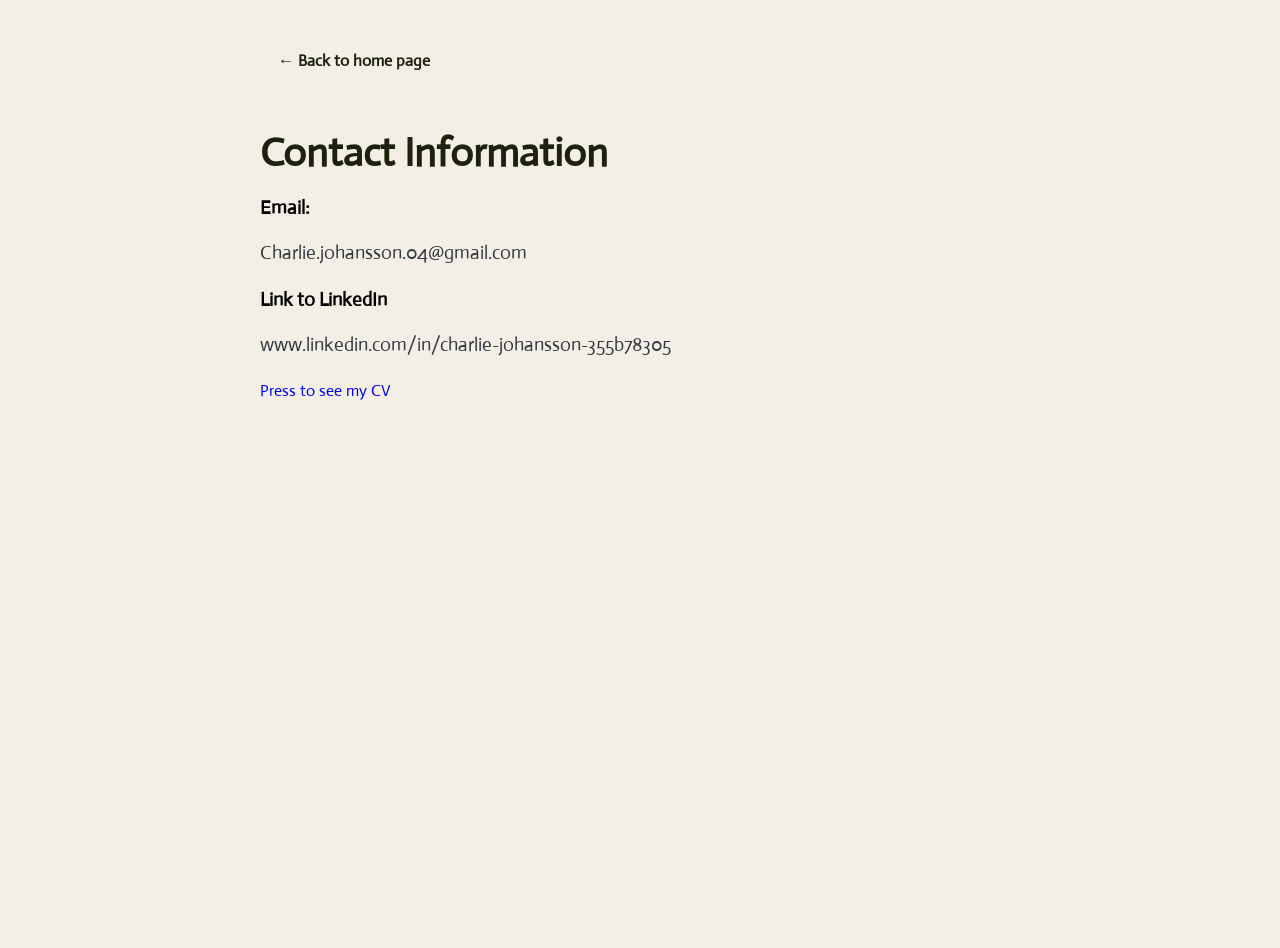
<file: ContactInfo.html>
<!DOCTYPE html>

<html lang="en">
<head>
	<meta charset="utf-8" />
	<meta name="viewport" content="width=device-width, initial-scale=1.0" />
	<title>About Me | Charlie Johansson</title>

	<link rel="preconnect" href="https://fonts.googleapis.com">
	<link rel="preconnect" href="https://fonts.gstatic.com" crossorigin>
	<link href="https://fonts.googleapis.com/css2?family=Actor&family=Crafty+Girls&family=Schoolbell&display=swap" rel="stylesheet">

	<link rel="stylesheet" href="style.css" />
</head>
<body class="about-page">
	<main class="about-box">
		<a href="index.html" class="back-link">&larr; Back to home page</a>

		<h1 class="about-title">Contact Information</h1>
		<h3 class="about-subtitle">Email:</h3>
        <p class="about-text">
			Charlie.johansson.04@gmail.com
		</p>

        <h3 class="about-subtitle">Link to LinkedIn</h3>
        <p class="about-text">
			www.linkedin.com/in/charlie-johansson-355b78305 
		</p>

        <a href="CV.html" class="CV-link">Press to see my CV</a>

	</main>

	<script src="script.js"></script>
</body>
</html>
</file>
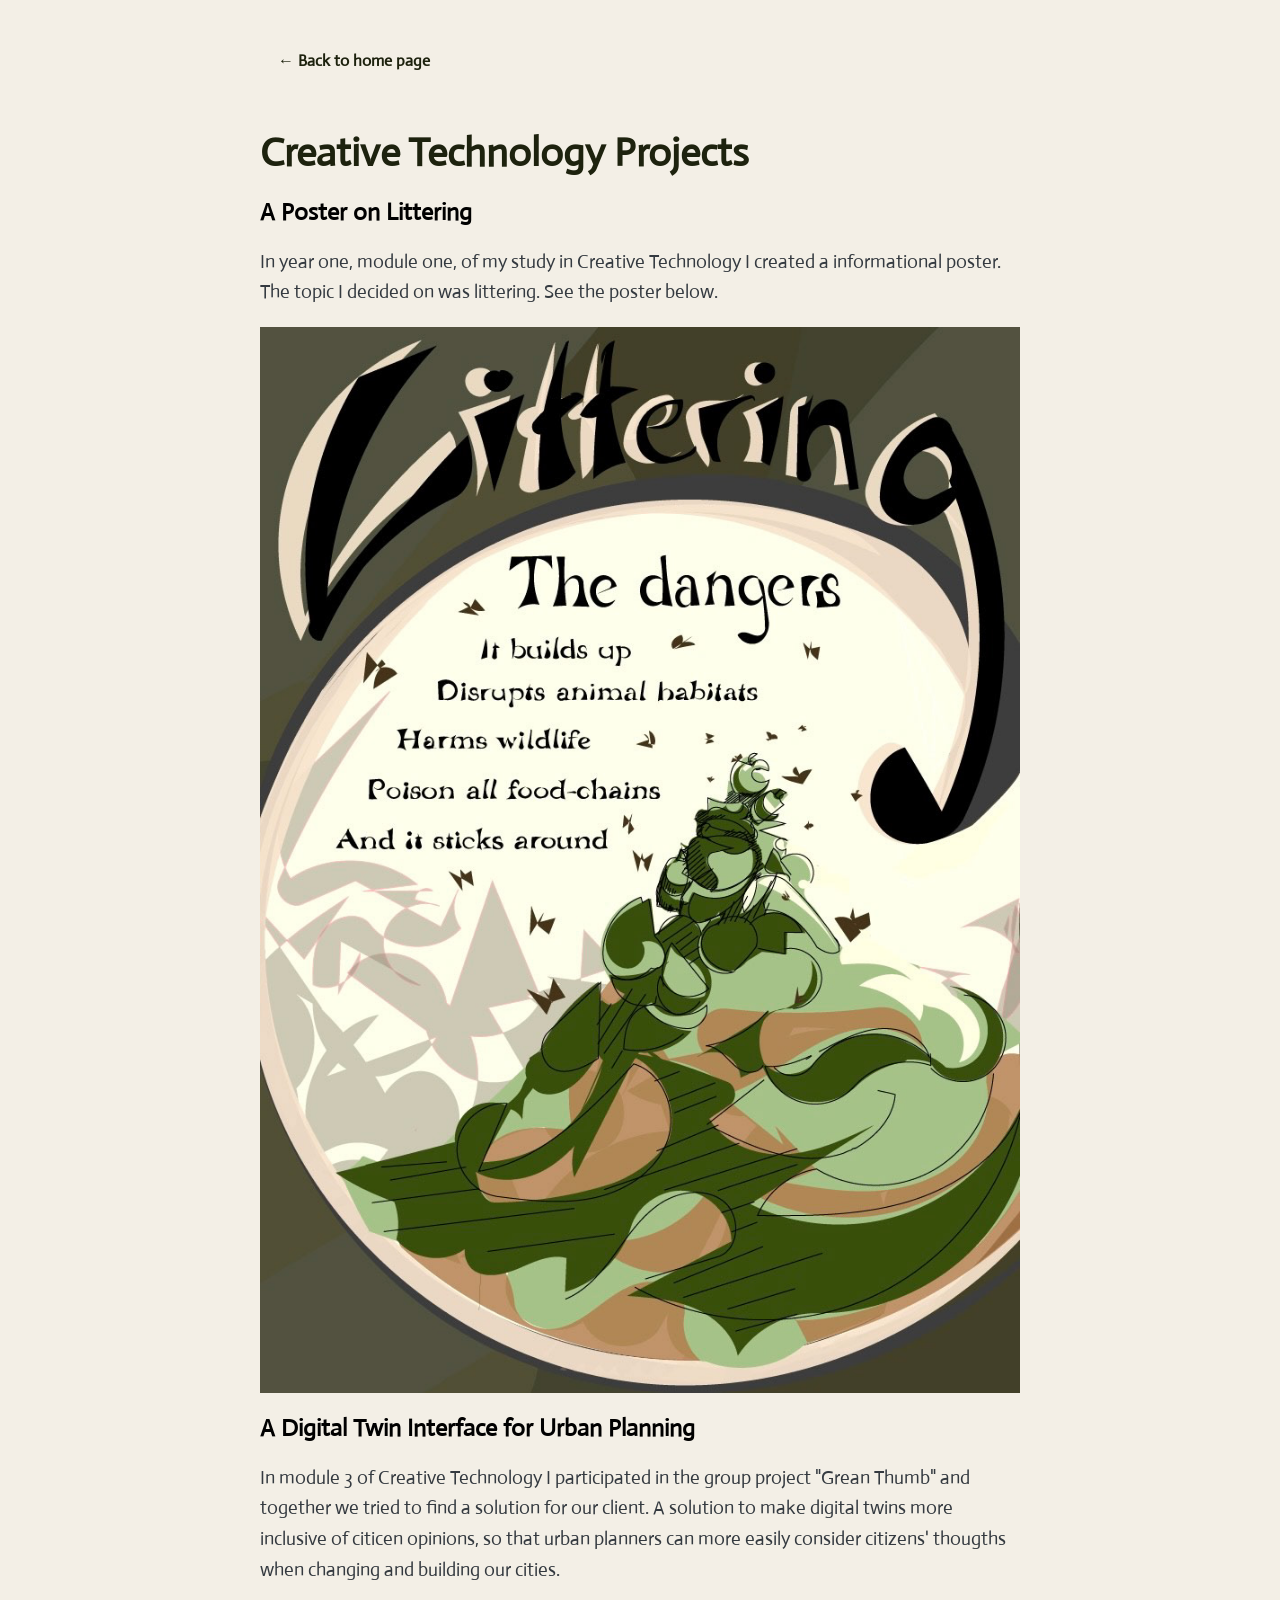
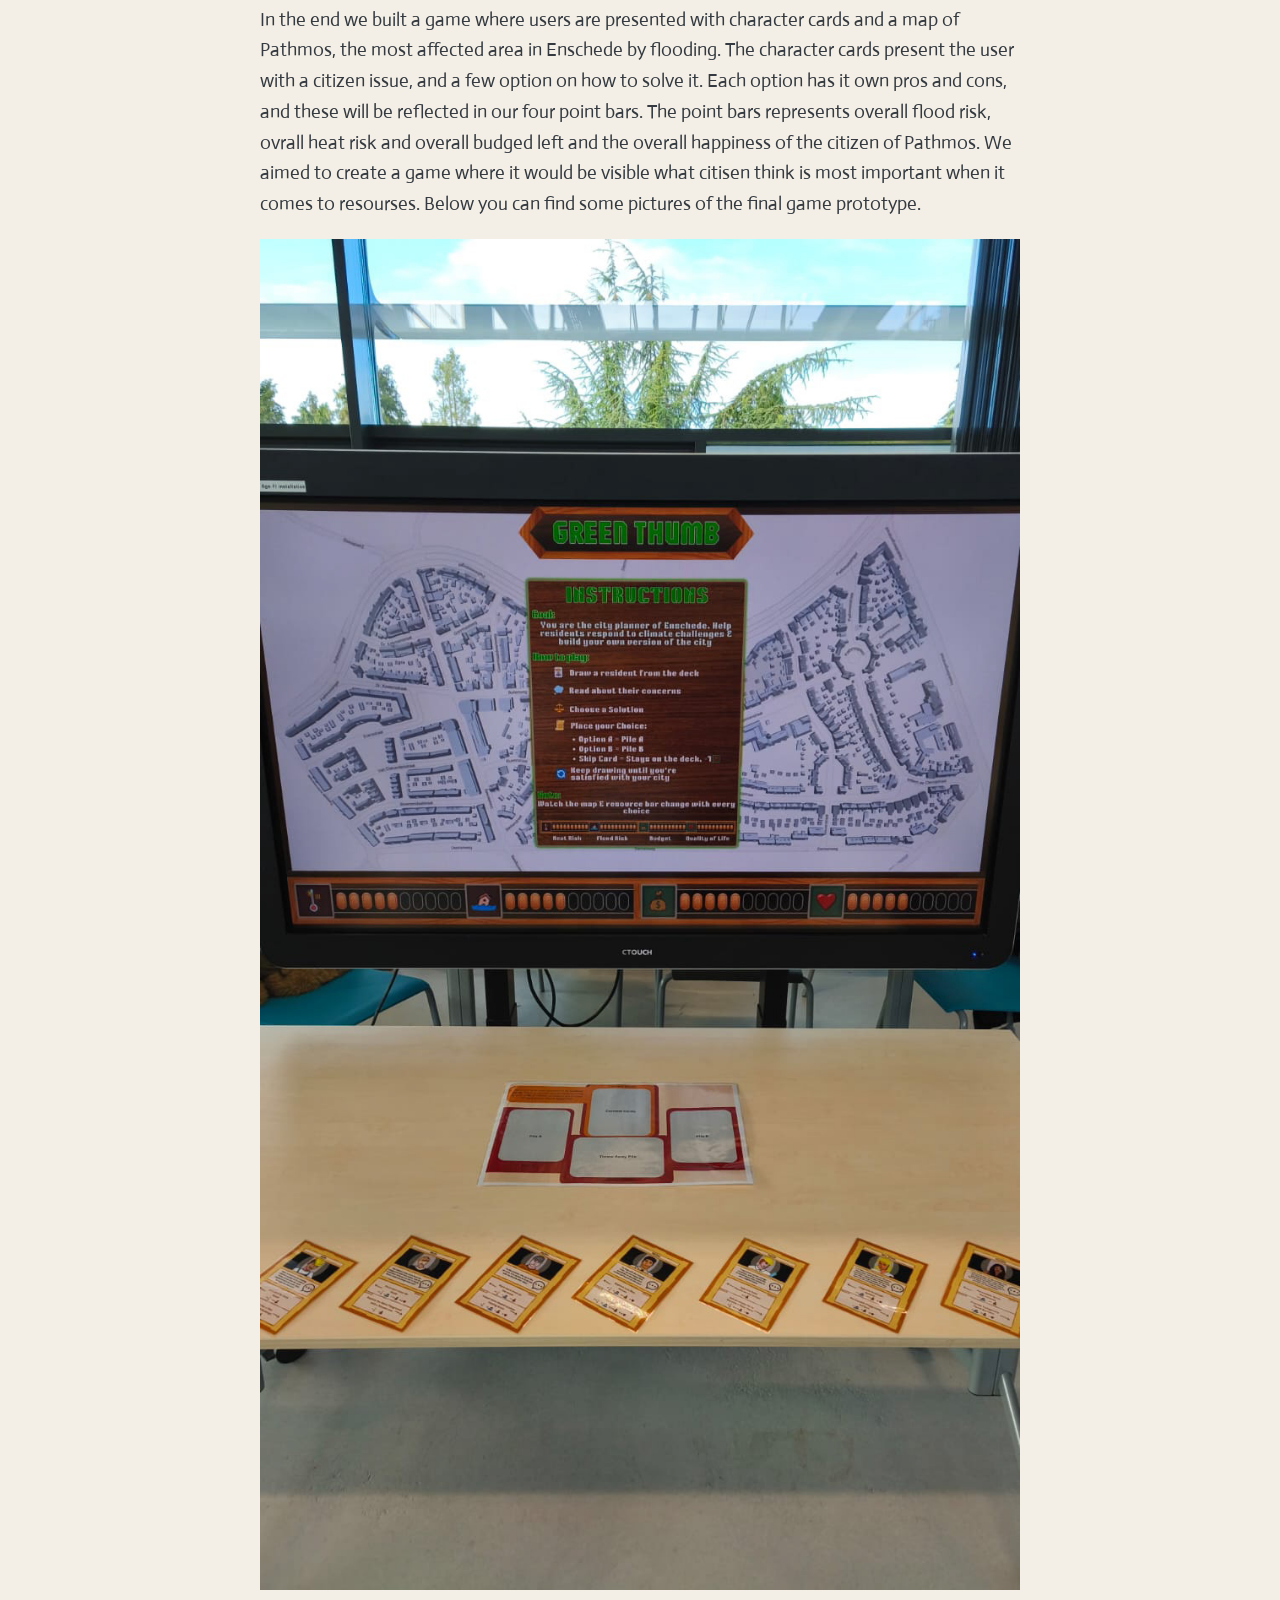
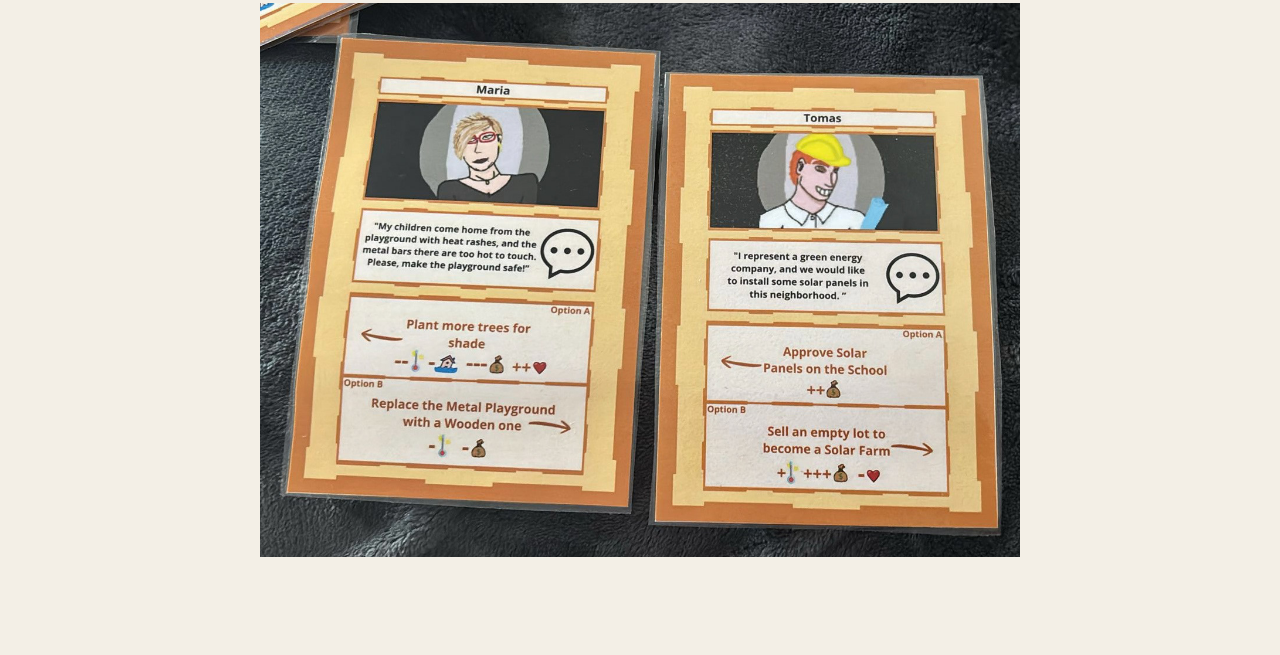
<file: CreateProjects.html>
<!DOCTYPE html>

<html lang="en">
<head>
	<meta charset="utf-8" />
	<meta name="viewport" content="width=device-width, initial-scale=1.0" />
	<title>About Me | Charlie Johansson</title>

	<link rel="preconnect" href="https://fonts.googleapis.com">
	<link rel="preconnect" href="https://fonts.gstatic.com" crossorigin>
	<link href="https://fonts.googleapis.com/css2?family=Actor&family=Crafty+Girls&family=Schoolbell&display=swap" rel="stylesheet">

	<link rel="stylesheet" href="style.css" />
</head>
<body class="about-page">
	<main class="about-box">
		<a href="index.html" class="back-link">&larr; Back to home page</a>

		<h1 class="about-title">Creative Technology Projects</h1>
        <h2 class="about-subtitle">A Poster on Littering</h2>
		<p class="about-text">
			In year one, module one, of my study in Creative Technology I created a informational poster. The topic I decided on was littering. See the poster below.
		</p>
<img src="images/Project1.jpeg" alt="Art" class="Art-image" />

 <h2 class="about-subtitle">A Digital Twin Interface for Urban Planning</h2>
	<p class="about-text">
		In module 3 of Creative Technology I participated in the group project "Grean Thumb" and together we tried to find a solution for our client. A solution to make digital twins more inclusive of citicen opinions, so that urban planners can more easily consider citizens' thougths when changing and building our cities. 
		</p>
<p class="about-text">
        In the end we built a game where users are presented with character cards and a map of Pathmos, the most affected area in Enschede by flooding. The character cards present the user with a citizen issue, and a few option on how to solve it. Each option has it own pros and cons, and these will be reflected in our four point bars. The point bars represents overall flood risk, ovrall heat risk and overall budged left and the overall happiness of the citizen of Pathmos. We aimed to create a game where it would be visible what citisen think is most important when it comes to resourses.
Below you can find some pictures of the final game prototype.
</p>
<img src="images/Project2.jpg" alt="Art" class="Art-image" />
<img src="images/Project3.jpg" alt="Art" class="Art-image" />

	</main>

	<script src="script.js"></script>
</body>
</html>
</file>
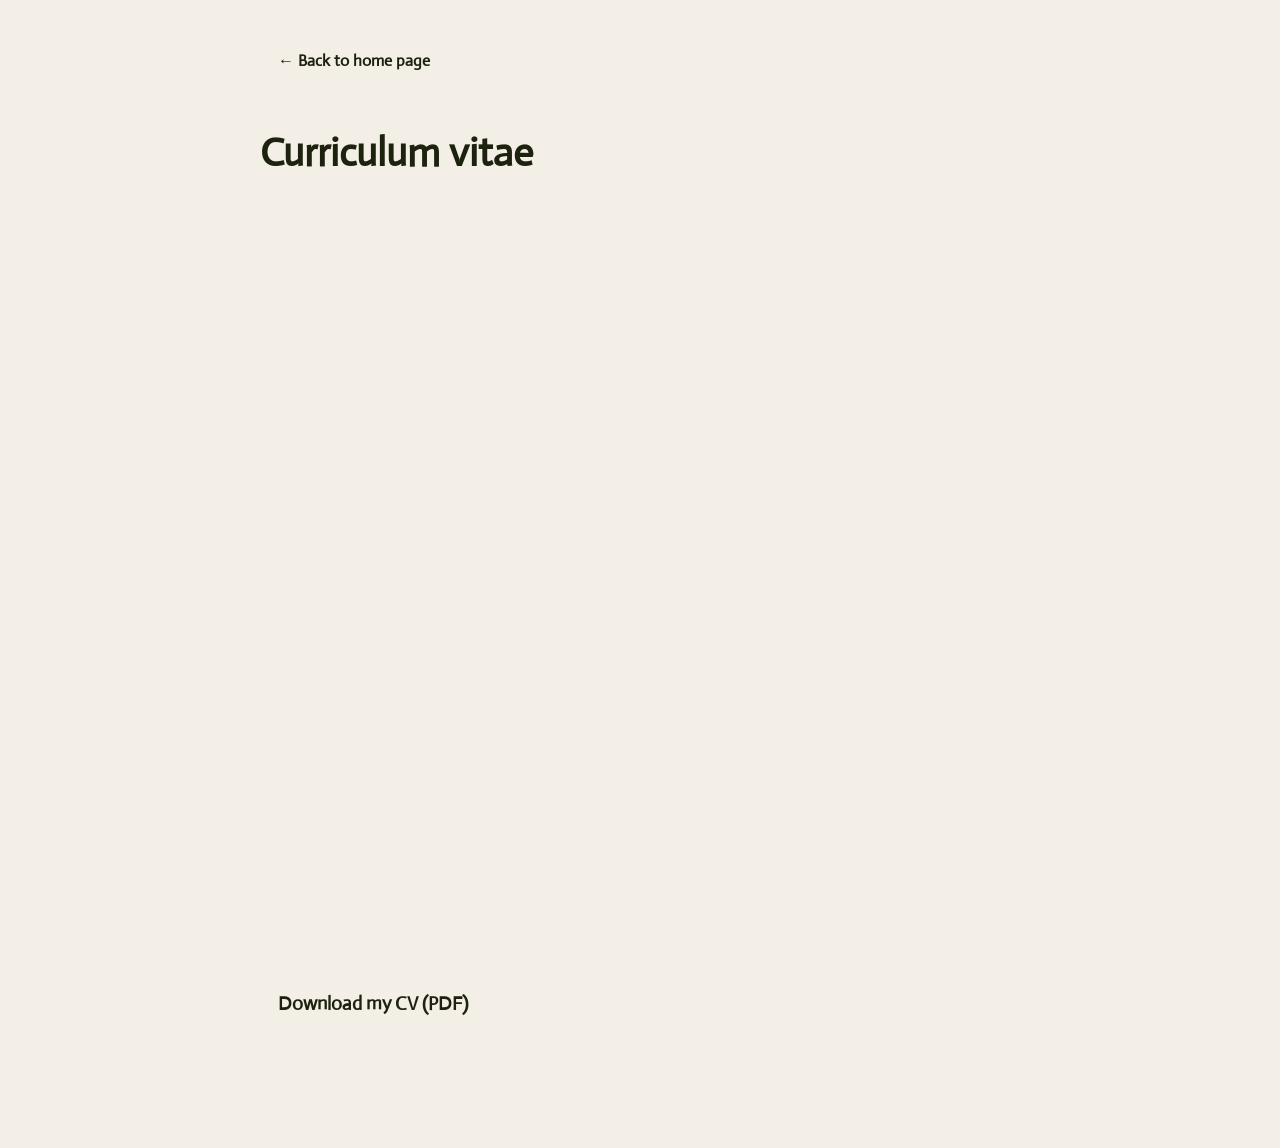
<file: CV.html>
<!DOCTYPE html>

<html lang="en">
<head>
	<meta charset="utf-8" />
	<meta name="viewport" content="width=device-width, initial-scale=1.0" />
	<title>About Me | Charlie Johansson</title>

	<link rel="preconnect" href="https://fonts.googleapis.com">
	<link rel="preconnect" href="https://fonts.gstatic.com" crossorigin>
	<link href="https://fonts.googleapis.com/css2?family=Actor&family=Crafty+Girls&family=Schoolbell&display=swap" rel="stylesheet">

	<link rel="stylesheet" href="style.css" />
</head>
<body class="about-page">
	<main class="about-box">
		<a href="index.html" class="back-link">&larr; Back to home page</a>

		<h1 class="about-title">Curriculum vitae</h1>
<iframe src="images/CV.pdf" class="cv-frame" title="Curriculum Vitae"></iframe>

<p class="about-text">
	<a href="images/CV.pdf" download class="back-link">Download my CV (PDF)</a>
</p>
	</main>

	<script src="script.js"></script>
</body>
</html>
</file>
<file: style.css>
html {
  font-size: 16px;                   /* base size, so 1rem = 16px */
}

* {
  font-family: "Actor", sans-serif;
  font-style: normal;
  box-sizing: border-box;
}

:root {
  --primary-color: #1d220e;
  --attention-color: #a7282e;
  --dark-color: rgba(52, 58, 64);
  --transparent-color: rgba(17, 141, 243, 0.5);
  --white-color: #ffffff;
  --black-color: #000000;

  --font-size-medium: 1rem;
  --font-weight-bold: 700;
  --font-weight-skinny: 300;
}

/* Styling for whole site */
ul {
  list-style: none;
}

a {
  text-decoration: none;
}

img {
  width: 100%;
}

body {
  background-image: url("images/Background.jpg");
  background-size: cover;
  background-position: center;
  background-repeat: no-repeat;
  background-attachment: fixed;

  overflow-wrap: break-word;         /* long words wrap instead of running off the screen */
  padding-bottom: 3.125rem;          /* room for the fixed taskbar so it never covers content */
}

.content-box {
  background: transparent;
  margin: 0.26vw;
}

.top-row {
  display: flex;
  align-items: flex-start;
  justify-content: flex-start;
  gap: 4.2vw;
  padding-left: 5%; 
}


/* Navbar */
.navbar {
  position: relative;
  align-self: flex-start;            
  height: auto;
  overflow: visible;                 
  
  /* top: -12.8rem; */
  /* left: -8,75rem; */
  /* margin-top: clamp(1rem, 4vw, 6rem); */
  /* clamp(3rem, 8vw, 12rem);     */
  
  /* left: clamp(-10rem, -7.3vw, -2rem); */
}

.navbar .nav-menu {
  display: flex;
  flex-direction: column;
  align-items: flex-start;
  gap: clamp(0.5rem, 1.6vw, 1.5rem); /* shrinks with the screen, but never below 0.5rem */
}

/* Centres the picture and text inside the link and stacks them vertically */
.navbar .nav-menu .nav-link {
  display: flex;
  flex-direction: column;            /* picture on top, text below */
  align-items: center;               /* both centred in the middle */
  justify-content: center;
  gap: 0.2vw;                        /* space between the picture and the text */
  
  /* ADD THESE LINES FOR UNIFORM SIZE & ALIGNMENT */
  width: clamp(4.5rem, 6.25vw, 7.5rem);
  box-sizing: border-box;            /* Ensures padding doesn't break the width */
  
  padding: 0.1875rem 0.1875rem;
  color: var(--white-color);
  font-size: var(--font-size-medium);
  font-weight: var(--font-weight-skinny);
  text-shadow: 0.125rem 0.125rem 0.3125rem var(--black-color);
  -webkit-text-stroke: 0.5px currentColor;   /* makes the letters a bit thicker (hairline, stays in px) */
  transition: 0.1s ease;
  
  white-space: normal;               /* Allows text to wrap nicely inside the fixed width */
  text-align: center;
}

.navbar .nav-menu .nav-link:hover {
  background: var(--transparent-color);
  color: var(--white-color);
}

/* Navigation pictures inside the menu links */
.navbar .nav-menu .nav-image {
  display: block;
  width: clamp(1.875rem, 6vw, 4.375rem); 
  height: auto;                     
}

/* Centres the picture and the text inside each menu item */
.navbar .nav-menu .nav-item {
  display: flex;
  flex-direction: column;            /* picture on top, text below */
  align-items: center;               /* both centred in the middle */
  gap: 0.3vw;                        /* space between the picture and the text */
}


/* Hero section */
.hero-section {
  display: flex;
  align-items: center;
  justify-content: space-between;
  margin: 5.2vw 0 1.8vw 0;            /* changed: side margins removed, the row's gap spaces the groups */

  position: relative;
  top: 3.1vw;
}

.hero-card {
  position: relative;
  width: clamp(12.5rem, 28vw, 38.75rem);   /* changed: smaller so four groups fit on one line */
  container-type: inline-size;        /* lets the text size follow the card size */
}

.hero-image {
  display: block;
  width: 85%;
  height: auto;
  border-radius: 0.125rem;
}

.hero-details {
  position: absolute;
  top: 50%;
  left: 45%;
  width: 68%;
  transform: translate(calc(-50% - 1vw), calc(-50% + 0.5vw));
  text-align: center;
  font-size: max(0.8rem, 4.2cqw);     /* text scales with the image */
}

/* Lucida Console for the hero text */
.hero-details,
.hero-details * {
  font-family: "Lucida Console", sans-serif;
}

.hero-details .description {
  margin: 0.8vw 0;
}

/* Photo section (About Me) */
.photo-section {
  display: flex;
  justify-content: space-between;
  margin: 0 0 1.8vw 0;                /* changed: side margins removed */
  position: relative;
  top: 0.5vw;
}

.photo-card {
  position: relative;
  width: clamp(10rem, 22vw, 25rem);   /* changed: smaller so four groups fit on one line */
  container-type: inline-size;
}

.video-image {
  display: block;
  width: 100%;
  height: auto;
  border-radius: 0.625rem;
}

/* The "Me" image on top of the video player image */
.photo-details {
  position: absolute;
  top: 55%;
  left: 35%;
  width: 40%;
  transform: translate(-50%, -50%);
  font-size: max(0.8rem, 4.2cqw);
}

.me-image {
  display: block;
  width: 170%;
  height: auto;

  /* fades all four edges into whatever is behind the photo */
  -webkit-mask-image:
    linear-gradient(to right, transparent, black 15%, black 85%, transparent),
    linear-gradient(to bottom, transparent, black 15%, black 85%, transparent);
  -webkit-mask-composite: source-in;
  mask-image:
    linear-gradient(to right, transparent, black 15%, black 85%, transparent),
    linear-gradient(to bottom, transparent, black 15%, black 85%, transparent);
  mask-composite: intersect;
}

/* The "About Me" title box, in front of the photos */
.photo-details .nav-item {
  position: absolute;
  z-index: 10;
  bottom: 10%;
  left: 10%;
  transform: translateX(-50%);
  width: max-content;
  margin-bottom: 0.4vw;
  list-style: none;
}

.photo-details .nav-link {
  display: inline-block;
  text-align: center;
  font-size: 1.5em;                 /* same size and weight the h2 title had */
  font-weight: bold;

  color: var(--white-color);
  background: var(--black-color);
  padding: 0.625rem 1.125rem;
  border-radius: 0.9375rem;
  transition: 0.3s ease;
  white-space: nowrap;

  -webkit-mask-image:
    linear-gradient(to right, transparent, black 5%, black 95%, transparent),
    linear-gradient(to bottom, transparent, black 5%, black 95%, transparent);
  -webkit-mask-composite: source-in;
  mask-image:
    linear-gradient(to right, transparent, black 5%, black 95%, transparent),
    linear-gradient(to bottom, transparent, black 5%, black 95%, transparent);
  mask-composite: intersect;
}

.photo-details .nav-link:hover {
  background: var(--white-color);
  color: var(--dark-color);
}

/* Art Portfolio section (to the right of About Me) */
.portfolio-section {
  display: flex;
  margin: 4.2vw 0 1.8vw 0;             /* top margin keeps it a bit further down */
  position: relative;
  top: 14.1vw;
  left: -9.4vw;
}

/* Schoolbell font for this section (the * rule needs this to reach the children) */
.portfolio-section,
.portfolio-section * {
  font-family: "Schoolbell", cursive;
}

.portfolio-card {
  position: relative;
  width: clamp(10rem, 22vw, 25rem);   /* same size as the other cards */
  container-type: inline-size;
}

.portfolio-image {
  display: block;
  width: 100%;
  height: auto;
  border-radius: 0.625rem;
}

.flower-image {
  display: block;
  width: 100%;
  height: auto;
  transform: scale(1.14, 0.98);

  position: relative;
  top: -91.25cqw;
  left: -12.5cqw;
}

/* The "Art Portfolio" link box, in front of the image */
.portfolio-link {
  position: absolute;
  z-index: 10;
  bottom: 78%;
  left: 20%;
  display: inline-block;
  text-align: center;
  font-size: 6.3cqw;                   /* no minimum: always a fixed fraction of the card width */
  font-weight: bold;

  color: var(--black-color);
  background: transparent;
  padding: 2.5cqw 4.5cqw;              /* scales with the card, same look as 10px 18px at full size */
  border-radius: 0.9375rem;
  transition: 0.3s ease;
  white-space: nowrap;

  -webkit-mask-image:
    linear-gradient(to right, transparent, black 5%, black 95%, transparent),
    linear-gradient(to bottom, transparent, black 5%, black 95%, transparent);
  -webkit-mask-composite: source-in;
  mask-image:
    linear-gradient(to right, transparent, black 5%, black 95%, transparent),
    linear-gradient(to bottom, transparent, black 5%, black 95%, transparent);
  mask-composite: intersect;
}

.portfolio-link:hover {
  background: var(--dark-color);
  color: var(--white-color);
}

/* changed: on tablets and phones the groups stack again so nothing is squeezed */
@media (max-width: 68.75rem) {
  .top-row {
    flex-direction: column;
    /* align-items: center; */
  }

  .portfolio-section {
    top: -2rem;
    left: 0;
  }

  .hero-card,
  .photo-card,
  .portfolio-card {
    width: clamp(16.25rem, 80vw, 30rem);
  }

  .navbar {
    top: 0;
    left: 0;
    height: auto;
    align-self: center;
    margin-top: 0;
  }
}

/* Small screens: stack the text under the image so it stays readable */
@media (max-width: 37.5rem) {
  .hero-card {
    width: 100%;
  }

  .hero-details {
    position: static;
    transform: none;
    width: 100%;
    padding: 1.25rem;
    font-size: 1rem;
  }
}

/* Large screens: stop images from growing too big */
@media (min-width: 62rem) {
  .Art-image,
  .VideoS-image {
    max-width: 50rem;
  }
}

/* Short screens (phones in landscape): smaller taskbar so it doesn't eat the view */
@media (max-height: 30rem) {
  .taskbar-image {
    height: 2rem;
  }

  body {
    padding-bottom: 2rem;
  }
}

/* About Me page */
.about-page {
  background-image: none;          /* removes the main page's background photo */
  background-color: #f3efe6;       /* the new background colour for this page */
  min-height: 100vh;
}

.about-box {
  max-width: 50rem;                /* keeps lines of text a readable length */
  margin: 3.1vw auto;
  padding: 0 1.25rem;
}

.about-title {
  font-size: 2.5rem;
  color: var(--primary-color);
  margin-bottom: 1vw;
}

.about-text {
  font-size: 1.2rem;
  line-height: 1.6;
  color: var(--dark-color);
}

.back-link {
  display: inline-block;
  margin-bottom: 1.6vw;
  padding: 0.625rem 1.125rem;
  color: var(--primary-color);
  font-weight: var(--font-weight-bold);
  transition: 0.3s ease;
}

.back-link:hover {
  background: var(--attention-color);
  color: var(--dark-color);
}

.cv-frame {
  width: 100%;
  height: 85vh;             
  border: none;
  border-radius: 0.625rem;
}

.Art-image,
.VideoS-image {
  display: block;
  width: 100%;
  height: auto;              
  margin: 1vw auto;        
}


.taskbar-section {
    position: fixed;     /* locked to the screen, not the page */
    bottom: 0;           /* touches the bottom edge */
    left: 0;             /* touches the left edge */
    right: 0;            /* touches the right edge */
    width: 100%;
    z-index: 100;        /* stays on top of everything else */
}


.taskbar-card {
    width: 100%;
    line-height: 0;     /* Removes any extra inline spacing below the image */
}


.taskbar-image {
    display: block;
    width: 100%;        /* always spans the full screen width */
    height: 3.125rem;   /* was 50px */
    object-fit: fill;   /* Stretches the image to fit the dimensions */
}


/* Clean styling for the independent welcome image */
.welcome-container {
  position: absolute;
  top: 5%;  /* Adjust down from the top */
  left: 35%;  /* Adjust from the left */
  width: 20%; /* Control the exact size */
  z-index: 5;
}

.welcome-image {
  display: block;
  width: 100%;
  height: auto;
}

/* Clean styling for the independent cat image */
.cat-container {
  position: absolute;
  bottom: 10%; /* Adjust up from the bottom */
  left: 8%;   /* Adjust from the right */
  width: 20%;  /* Control the exact size */
  z-index: 5;
}

.cat-image {
  display: block;
  width: 100%;
  height: auto;
  border-radius: 0.625rem;
}
</file>
